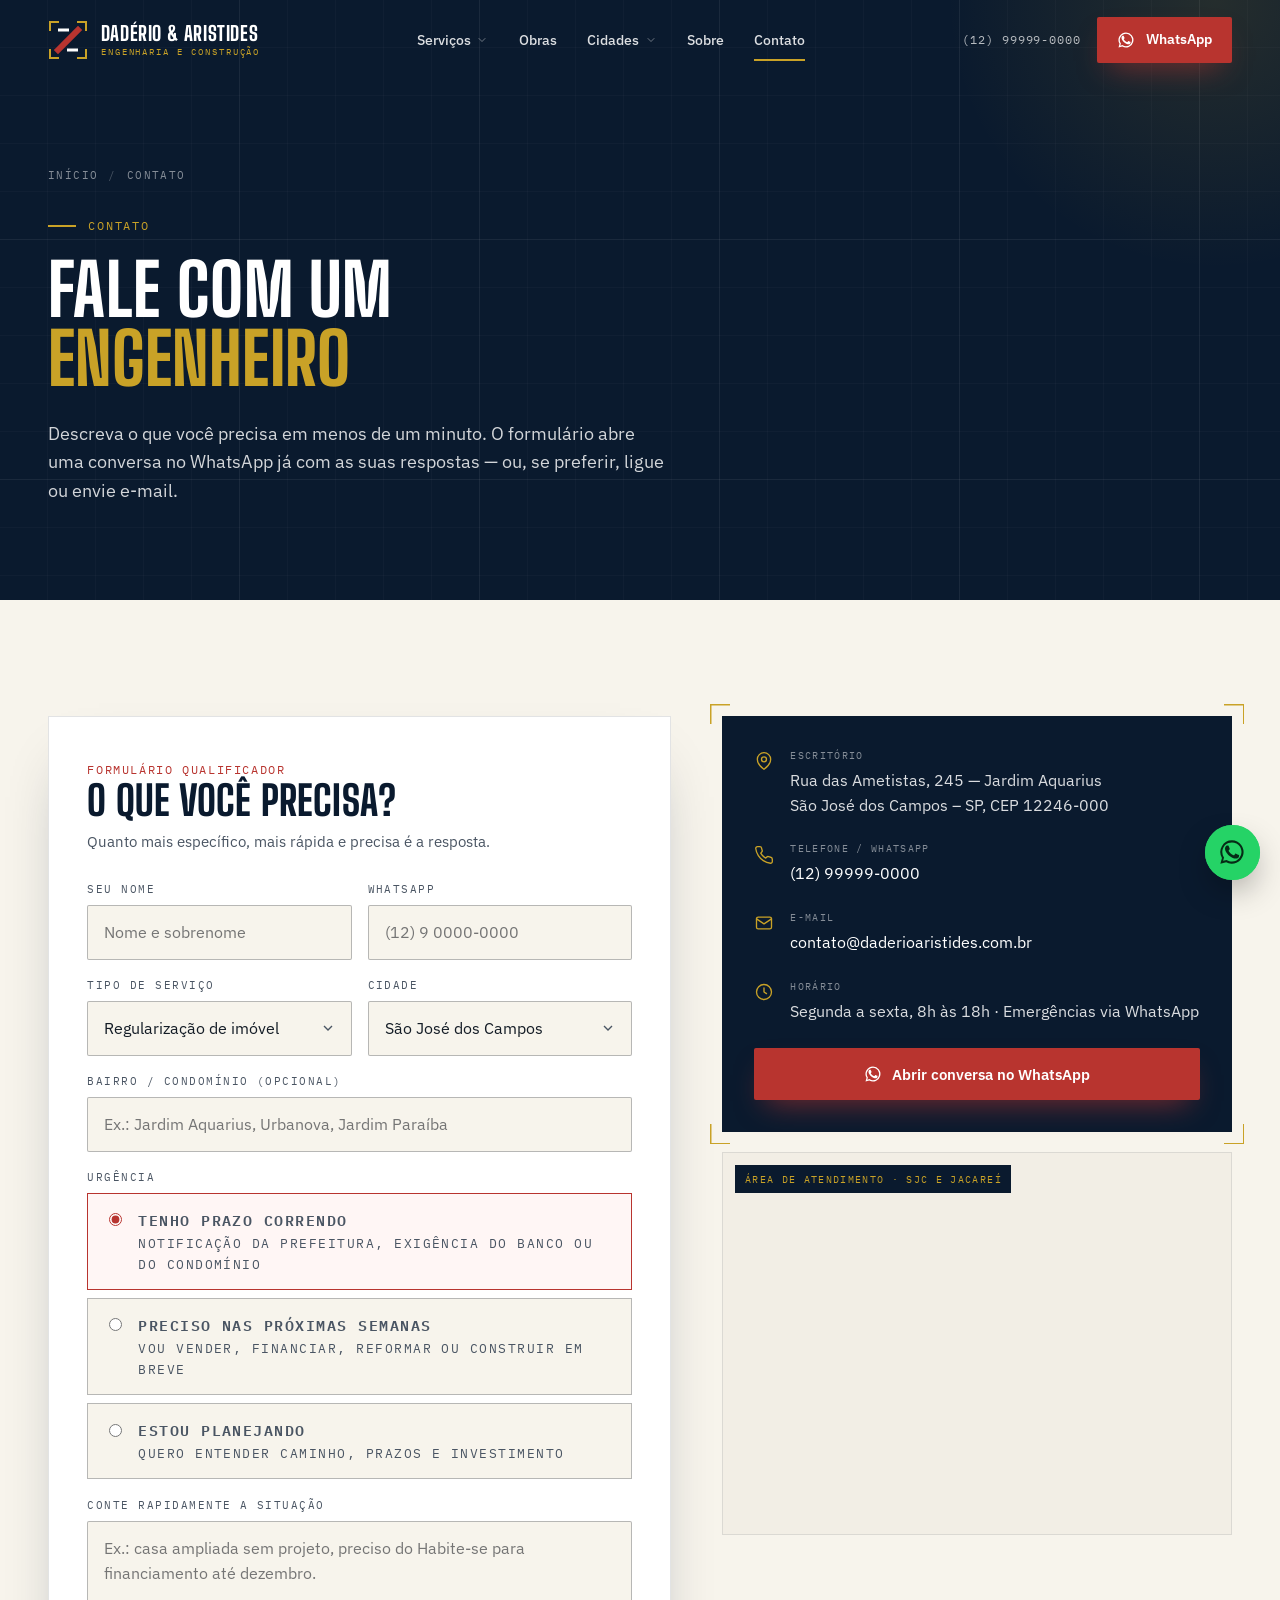
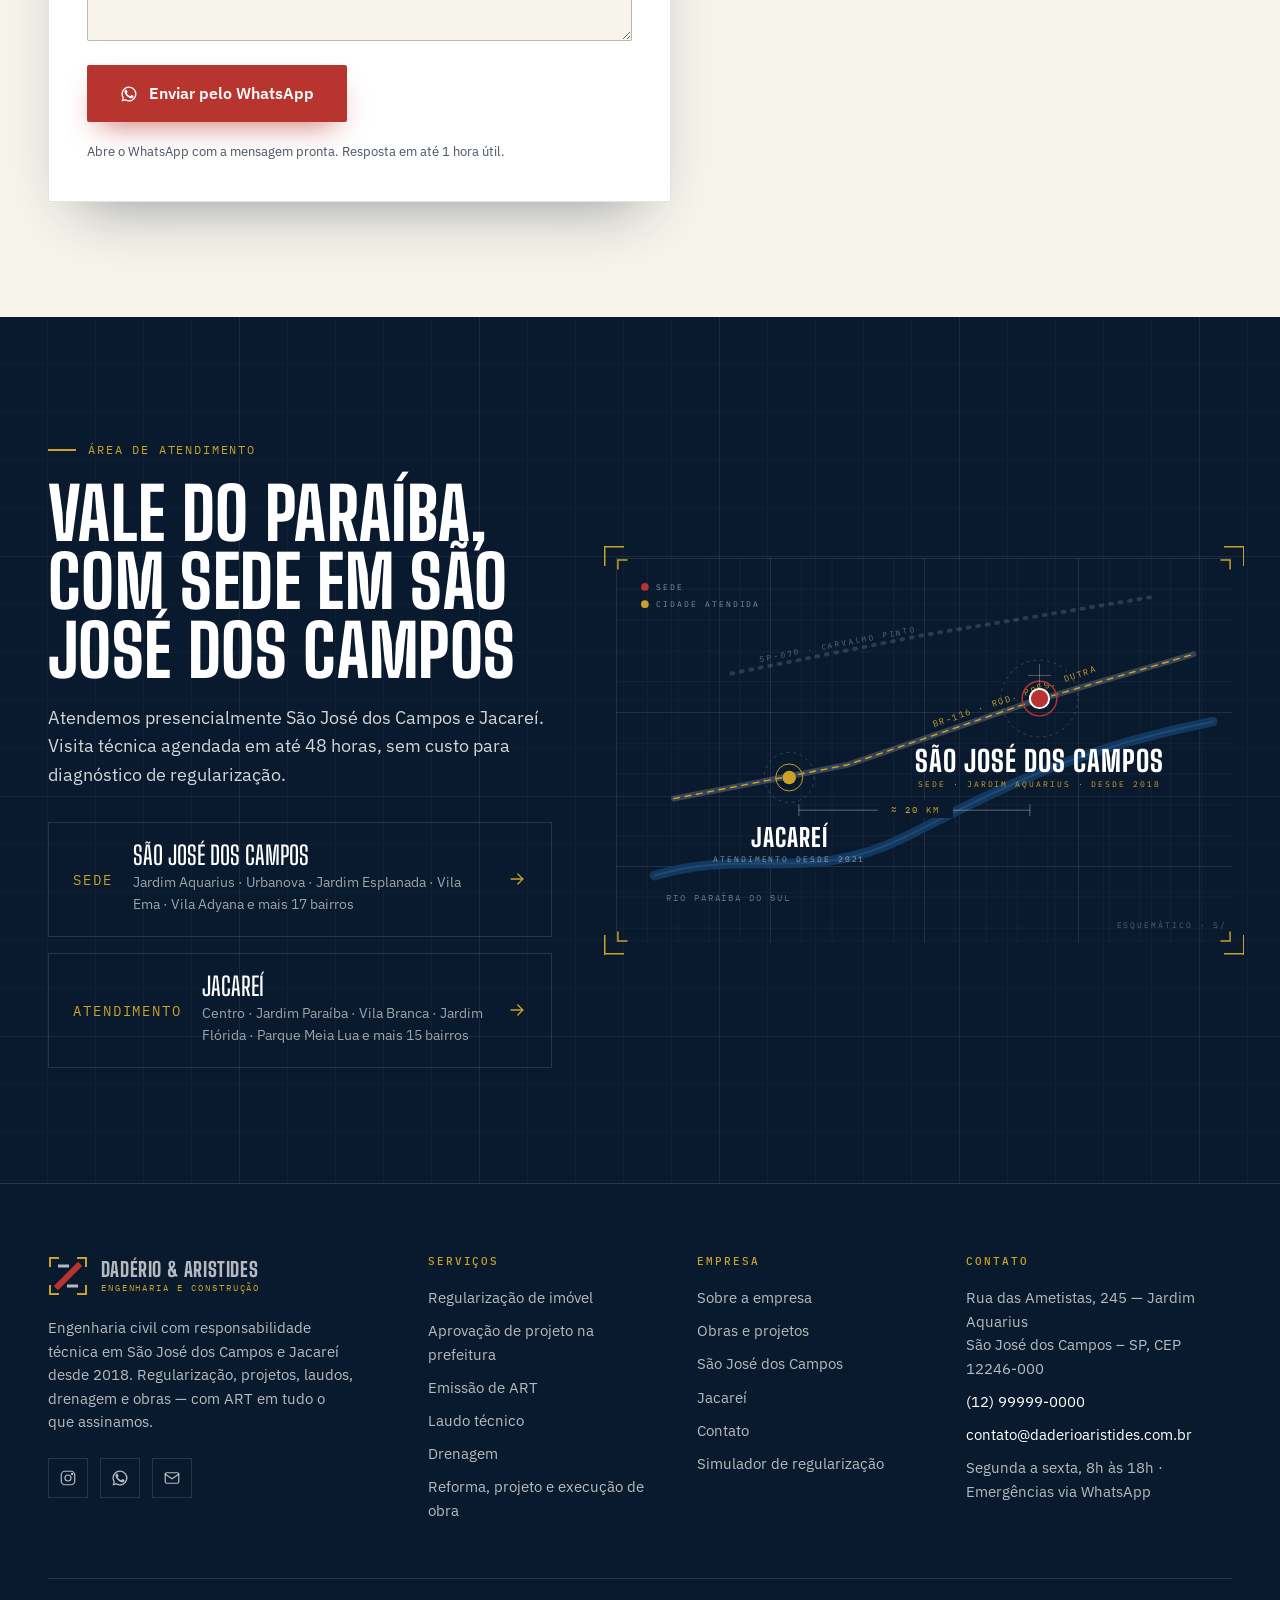
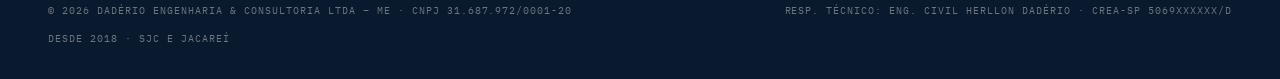
<file: contato.html>
<!DOCTYPE html>
<html lang="pt-BR" class="no-js">
<head>
  <meta charset="utf-8">
  <meta name="viewport" content="width=device-width, initial-scale=1">
  <title>Contato — Fale com um Engenheiro | Dadério &amp; Aristides</title>
  <meta name="description" content="Fale com a Dadério &amp; Aristides Engenharia: WhatsApp, telefone, e-mail e formulário qualificador. Atendimento em São José dos Campos e Jacareí, de segunda a sexta.">
  <link rel="canonical" href="https://www.daderioaristides.com.br/contato">
  <meta name="theme-color" content="#0a1a2e">
  <meta property="og:type" content="website">
  <meta property="og:locale" content="pt_BR">
  <meta property="og:site_name" content="Dadério &amp; Aristides Engenharia e Construção">
  <meta property="og:title" content="Contato — Fale com um Engenheiro | Dadério &amp; Aristides">
  <meta property="og:description" content="Fale com a Dadério &amp; Aristides Engenharia: WhatsApp, telefone, e-mail e formulário qualificador. Atendimento em São José dos Campos e Jacareí, de segunda a sexta.">
  <meta property="og:url" content="https://www.daderioaristides.com.br/contato">
  <meta property="og:image" content="https://www.daderioaristides.com.br/assets/img/og.jpg">
  <meta name="twitter:card" content="summary_large_image">
  <link rel="icon" href="assets/img/favicon.svg" type="image/svg+xml">
  <link rel="preconnect" href="https://fonts.googleapis.com">
  <link rel="preconnect" href="https://fonts.gstatic.com" crossorigin>
  <link rel="preconnect" href="https://images.unsplash.com">
  <link href="https://fonts.googleapis.com/css2?family=Big+Shoulders+Display:wght@700;800;900&family=IBM+Plex+Mono:wght@400;500&family=IBM+Plex+Sans:wght@400;500;600&display=swap" rel="stylesheet">
  <link rel="stylesheet" href="assets/css/style.css">
  <script type="application/ld+json">{"@context":"https://schema.org","@type":"ProfessionalService","@id":"https://www.daderioaristides.com.br/#organization","name":"Dadério & Aristides Engenharia e Construção","legalName":"Dadério Engenharia & Consultoria Ltda – ME","alternateName":"Dadério & Aristides","url":"https://www.daderioaristides.com.br/","telephone":"+5512999990000","email":"contato@daderioaristides.com.br","foundingDate":"2018-10-04","taxID":"31.687.972/0001-20","priceRange":"$$","image":"https://www.daderioaristides.com.br/assets/img/og.jpg","logo":"https://www.daderioaristides.com.br/assets/img/logo.svg","founder":{"@type":"Person","name":"Herllon Dadério","jobTitle":"Engenheiro Civil"},"address":{"@type":"PostalAddress","streetAddress":"Rua das Ametistas, 245 — Jardim Aquarius","addressLocality":"São José dos Campos","addressRegion":"SP","postalCode":"12246-000","addressCountry":"BR"},"geo":{"@type":"GeoCoordinates","latitude":-23.2088,"longitude":-45.9004},"areaServed":[{"@type":"City","name":"São José dos Campos"},{"@type":"City","name":"Jacareí"}],"openingHoursSpecification":[{"@type":"OpeningHoursSpecification","dayOfWeek":["Monday","Tuesday","Wednesday","Thursday","Friday"],"opens":"08:00","closes":"18:00"}],"sameAs":["https://www.instagram.com/"],"hasOfferCatalog":{"@type":"OfferCatalog","name":"Serviços de engenharia","itemListElement":[{"@type":"Offer","itemOffered":{"@type":"Service","name":"Regularização de imóvel","url":"https://www.daderioaristides.com.br/regularizacao-de-imovel"}},{"@type":"Offer","itemOffered":{"@type":"Service","name":"Aprovação de projeto na prefeitura","url":"https://www.daderioaristides.com.br/aprovacao-de-projeto-prefeitura"}},{"@type":"Offer","itemOffered":{"@type":"Service","name":"Emissão de ART","url":"https://www.daderioaristides.com.br/emissao-de-art"}},{"@type":"Offer","itemOffered":{"@type":"Service","name":"Laudo técnico","url":"https://www.daderioaristides.com.br/laudo-tecnico"}},{"@type":"Offer","itemOffered":{"@type":"Service","name":"Drenagem","url":"https://www.daderioaristides.com.br/drenagem"}},{"@type":"Offer","itemOffered":{"@type":"Service","name":"Reforma, projeto e execução de obra","url":"https://www.daderioaristides.com.br/reforma-e-obra"}}]}}</script>
  <script type="application/ld+json">{"@context":"https://schema.org","@type":"BreadcrumbList","itemListElement":[{"@type":"ListItem","position":1,"name":"Início","item":"https://www.daderioaristides.com.br/"},{"@type":"ListItem","position":2,"name":"Contato","item":"https://www.daderioaristides.com.br/contato"}]}</script>
  <!-- PROTÓTIPO PARA APRESENTAÇÃO COMERCIAL — dados de contato, depoimentos, números e CREA são FICTÍCIOS -->
  <!-- ENDEREÇO FICTÍCIO — SUBSTITUIR ANTES DE PUBLICAR -->
</head>
<body data-wa="5512999990000">
  <header class="header">
  <div class="container header__inner">
    <a class="brand" href="index.html" aria-label="Dadério &amp; Aristides Engenharia e Construção — início">
  <svg class="brand__mark" viewBox="0 0 40 40" aria-hidden="true">
  <path d="M2 11V2h9M29 2h9v9M38 29v9h-9M11 38H2v-9" fill="none" stroke="#c9a227" stroke-width="2"/>
  <path d="M10 30 30 10" stroke="#b8342f" stroke-width="6" stroke-linecap="square"/>
  <path d="M10 10h11M19 30h11" stroke="currentColor" stroke-width="3"/>
</svg>
  <span class="brand__text"><strong>Dadério &amp; Aristides</strong><small>Engenharia e Construção</small></span>
</a>
    <nav class="nav" id="nav" aria-label="Principal">
      <ul class="nav__list"><li class="nav__item nav__item--has-menu">
      <a class="nav__link" href="index.html#servicos" aria-haspopup="true">Serviços <svg viewBox="0 0 24 24" fill="none" stroke="currentColor" stroke-width="1.6" stroke-linecap="round" stroke-linejoin="round" aria-hidden="true"><path d="m6 9 6 6 6-6"/></svg></a>
      <ul class="nav__menu">
        <li><a href="regularizacao-de-imovel.html"><span class="mono">01</span>Regularização de imóvel</a></li><li><a href="aprovacao-de-projeto-prefeitura.html"><span class="mono">02</span>Aprovação de projeto na prefeitura</a></li><li><a href="emissao-de-art.html"><span class="mono">03</span>Emissão de ART</a></li><li><a href="laudo-tecnico.html"><span class="mono">04</span>Laudo técnico</a></li><li><a href="drenagem.html"><span class="mono">05</span>Drenagem</a></li><li><a href="reforma-e-obra.html"><span class="mono">06</span>Reforma, projeto e execução de obra</a></li>
      </ul>
    </li><li class="nav__item"><a class="nav__link" href="obras.html">Obras</a></li><li class="nav__item nav__item--has-menu">
      <a class="nav__link" href="sao-jose-dos-campos.html" aria-haspopup="true">Cidades <svg viewBox="0 0 24 24" fill="none" stroke="currentColor" stroke-width="1.6" stroke-linecap="round" stroke-linejoin="round" aria-hidden="true"><path d="m6 9 6 6 6-6"/></svg></a>
      <ul class="nav__menu">
        <li><a href="sao-jose-dos-campos.html">São José dos Campos</a></li><li><a href="jacarei.html">Jacareí</a></li>
      </ul>
    </li><li class="nav__item"><a class="nav__link" href="sobre.html">Sobre</a></li><li class="nav__item"><a class="nav__link" href="contato.html">Contato</a></li></ul>
      <div class="nav__mobile-cta">
        <a class="btn btn--primary" href="https://wa.me/5512999990000?text=Ol%C3%A1!%20Vim%20pelo%20site%20da%20Dad%C3%A9rio%20%26%20Aristides%20e%20quero%20falar%20com%20um%20engenheiro." target="_blank" rel="noopener"><svg viewBox="0 0 24 24" fill="currentColor" aria-hidden="true"><path d="M17.5 14.4c-.3-.1-1.8-.9-2-1-.3-.1-.5-.1-.7.1-.2.3-.8 1-.9 1.2-.2.2-.3.2-.6.1-.3-.1-1.3-.5-2.4-1.5-.9-.8-1.5-1.8-1.7-2.1-.2-.3 0-.5.1-.6l.4-.5c.1-.2.2-.3.3-.5.1-.2 0-.4 0-.5l-.9-2.2c-.2-.6-.5-.5-.7-.5h-.6c-.2 0-.5.1-.8.4-.3.3-1 1-1 2.5s1.1 2.9 1.2 3.1c.1.2 2.1 3.2 5.1 4.5.7.3 1.3.5 1.7.6.7.2 1.4.2 1.9.1.6-.1 1.8-.7 2-1.4.2-.7.2-1.3.2-1.4-.1-.2-.3-.3-.6-.4zM12 2a10 10 0 0 0-8.6 15.1L2 22l5-1.3A10 10 0 1 0 12 2zm0 18.2c-1.5 0-3-.4-4.3-1.2l-.3-.2-3 .8.8-2.9-.2-.3A8.2 8.2 0 1 1 12 20.2z"/></svg> Falar no WhatsApp</a>
        <a class="btn btn--ghost" href="tel:+5512999990000"><svg viewBox="0 0 24 24" fill="none" stroke="currentColor" stroke-width="1.6" stroke-linecap="round" stroke-linejoin="round" aria-hidden="true"><path d="M22 16.9v3a2 2 0 0 1-2.2 2 19.8 19.8 0 0 1-8.6-3.1 19.5 19.5 0 0 1-6-6A19.8 19.8 0 0 1 2.1 4.2 2 2 0 0 1 4.1 2h3a2 2 0 0 1 2 1.7c.1.9.4 1.8.7 2.6a2 2 0 0 1-.5 2.1L8.1 9.7a16 16 0 0 0 6 6l1.3-1.3a2 2 0 0 1 2.1-.4c.8.3 1.7.5 2.6.7a2 2 0 0 1 1.7 2z"/></svg> (12) 99999-0000</a>
      </div>
    </nav>
    <div class="header__cta">
      <a class="header__phone" href="tel:+5512999990000">(12) 99999-0000</a>
      <a class="btn btn--primary" href="https://wa.me/5512999990000?text=Ol%C3%A1!%20Vim%20pelo%20site%20da%20Dad%C3%A9rio%20%26%20Aristides%20e%20quero%20falar%20com%20um%20engenheiro." target="_blank" rel="noopener"><svg viewBox="0 0 24 24" fill="currentColor" aria-hidden="true"><path d="M17.5 14.4c-.3-.1-1.8-.9-2-1-.3-.1-.5-.1-.7.1-.2.3-.8 1-.9 1.2-.2.2-.3.2-.6.1-.3-.1-1.3-.5-2.4-1.5-.9-.8-1.5-1.8-1.7-2.1-.2-.3 0-.5.1-.6l.4-.5c.1-.2.2-.3.3-.5.1-.2 0-.4 0-.5l-.9-2.2c-.2-.6-.5-.5-.7-.5h-.6c-.2 0-.5.1-.8.4-.3.3-1 1-1 2.5s1.1 2.9 1.2 3.1c.1.2 2.1 3.2 5.1 4.5.7.3 1.3.5 1.7.6.7.2 1.4.2 1.9.1.6-.1 1.8-.7 2-1.4.2-.7.2-1.3.2-1.4-.1-.2-.3-.3-.6-.4zM12 2a10 10 0 0 0-8.6 15.1L2 22l5-1.3A10 10 0 1 0 12 2zm0 18.2c-1.5 0-3-.4-4.3-1.2l-.3-.2-3 .8.8-2.9-.2-.3A8.2 8.2 0 1 1 12 20.2z"/></svg> WhatsApp</a>
    </div>
    <button class="burger" aria-label="Abrir menu" aria-expanded="false" aria-controls="nav"><span></span><span></span><span></span></button>
  </div>
</header>
  <main id="conteudo">

  
  <section class="page-hero dark blueprint">
    <div class="container">
      <div class="page-hero__grid page-hero--simple">
        <div>
          <ol class="breadcrumb"><li><a href="index.html">Início</a></li><li aria-current="page">Contato</li></ol>
          <span class="eyebrow">Contato</span>
          <h1 class="display-l">Fale com um <span style="color:var(--gold)">engenheiro</span></h1>
          <p class="lead page-hero__lead">Descreva o que você precisa em menos de um minuto. O formulário abre uma conversa no WhatsApp já com as suas respostas — ou, se preferir, ligue ou envie e-mail.</p>
          
          
        </div>
        
      </div>
    </div>
  </section>

  <section class="section">
    <div class="container contact">
      <form class="form reveal" id="contato-form" novalidate>
        <div class="form__head">
          <span class="mono text-red">Formulário qualificador</span>
          <h2 class="display-m">O que você precisa?</h2>
          <p>Quanto mais específico, mais rápida e precisa é a resposta.</p>
        </div>
        <div class="field--row">
          <div class="field"><label for="c-nome">Seu nome</label><input id="c-nome" name="nome" type="text" autocomplete="name" required placeholder="Nome e sobrenome"></div>
          <div class="field"><label for="c-tel">WhatsApp</label><input id="c-tel" name="telefone" type="tel" autocomplete="tel" inputmode="tel" placeholder="(12) 9 0000-0000"></div>
        </div>
        <div class="field--row">
          <div class="field"><label for="c-serv">Tipo de serviço</label><select id="c-serv" name="servico"><option>Regularização de imóvel</option><option>Aprovação de projeto na prefeitura</option><option>Emissão de ART</option><option>Laudo técnico</option><option>Drenagem</option><option>Reforma, projeto e execução de obra</option><option>Ainda não sei — preciso de orientação</option></select></div>
          <div class="field"><label for="c-cid">Cidade</label><select id="c-cid" name="cidade"><option>São José dos Campos</option><option>Jacareí</option><option>Outra cidade da região</option></select></div>
        </div>
        <div class="field"><label for="c-bairro">Bairro / condomínio (opcional)</label><input id="c-bairro" name="bairro" type="text" placeholder="Ex.: Jardim Aquarius, Urbanova, Jardim Paraíba"></div>
        <div class="field">
          <span class="mono">Urgência</span>
          <div class="radio-group">
            <label class="radio"><input type="radio" name="urgencia" value="Tenho prazo da prefeitura, banco ou condomínio" checked><div><strong>Tenho prazo correndo</strong><span>Notificação da prefeitura, exigência do banco ou do condomínio</span></div></label>
            <label class="radio"><input type="radio" name="urgencia" value="Preciso nas próximas semanas"><div><strong>Preciso nas próximas semanas</strong><span>Vou vender, financiar, reformar ou construir em breve</span></div></label>
            <label class="radio"><input type="radio" name="urgencia" value="Estou planejando"><div><strong>Estou planejando</strong><span>Quero entender caminho, prazos e investimento</span></div></label>
          </div>
        </div>
        <div class="field"><label for="c-msg">Conte rapidamente a situação</label><textarea id="c-msg" name="mensagem" placeholder="Ex.: casa ampliada sem projeto, preciso do Habite-se para financiamento até dezembro."></textarea></div>
        <div class="form__foot">
          <button class="btn btn--primary btn--lg" type="submit"><svg viewBox="0 0 24 24" fill="currentColor" aria-hidden="true"><path d="M17.5 14.4c-.3-.1-1.8-.9-2-1-.3-.1-.5-.1-.7.1-.2.3-.8 1-.9 1.2-.2.2-.3.2-.6.1-.3-.1-1.3-.5-2.4-1.5-.9-.8-1.5-1.8-1.7-2.1-.2-.3 0-.5.1-.6l.4-.5c.1-.2.2-.3.3-.5.1-.2 0-.4 0-.5l-.9-2.2c-.2-.6-.5-.5-.7-.5h-.6c-.2 0-.5.1-.8.4-.3.3-1 1-1 2.5s1.1 2.9 1.2 3.1c.1.2 2.1 3.2 5.1 4.5.7.3 1.3.5 1.7.6.7.2 1.4.2 1.9.1.6-.1 1.8-.7 2-1.4.2-.7.2-1.3.2-1.4-.1-.2-.3-.3-.6-.4zM12 2a10 10 0 0 0-8.6 15.1L2 22l5-1.3A10 10 0 1 0 12 2zm0 18.2c-1.5 0-3-.4-4.3-1.2l-.3-.2-3 .8.8-2.9-.2-.3A8.2 8.2 0 1 1 12 20.2z"/></svg> Enviar pelo WhatsApp</button>
          <small>Abre o WhatsApp com a mensagem pronta. Resposta em até 1 hora útil.</small>
        </div>
        <div class="form__ok" id="contato-ok">Mensagem montada! Se o WhatsApp não abriu automaticamente, <a href="https://wa.me/5512999990000?text=Ol%C3%A1!%20Vim%20pelo%20site%20da%20Dad%C3%A9rio%20%26%20Aristides%20e%20quero%20falar%20com%20um%20engenheiro." target="_blank" rel="noopener">clique aqui</a> ou ligue para (12) 99999-0000.</div>
      </form>

      <div class="info reveal" data-delay="2">
        <div class="info__card corners blueprint">
          <!-- ENDEREÇO FICTÍCIO — SUBSTITUIR ANTES DE PUBLICAR -->
          <div class="info__row"><svg viewBox="0 0 24 24" fill="none" stroke="currentColor" stroke-width="1.6" stroke-linecap="round" stroke-linejoin="round" aria-hidden="true"><path d="M20 10c0 6-8 12-8 12s-8-6-8-12a8 8 0 0 1 16 0z"/><circle cx="12" cy="10" r="3"/></svg><div><span class="mono">Escritório</span><p>Rua das Ametistas, 245 — Jardim Aquarius<br>São José dos Campos – SP, CEP 12246-000</p></div></div>
          <div class="info__row"><svg viewBox="0 0 24 24" fill="none" stroke="currentColor" stroke-width="1.6" stroke-linecap="round" stroke-linejoin="round" aria-hidden="true"><path d="M22 16.9v3a2 2 0 0 1-2.2 2 19.8 19.8 0 0 1-8.6-3.1 19.5 19.5 0 0 1-6-6A19.8 19.8 0 0 1 2.1 4.2 2 2 0 0 1 4.1 2h3a2 2 0 0 1 2 1.7c.1.9.4 1.8.7 2.6a2 2 0 0 1-.5 2.1L8.1 9.7a16 16 0 0 0 6 6l1.3-1.3a2 2 0 0 1 2.1-.4c.8.3 1.7.5 2.6.7a2 2 0 0 1 1.7 2z"/></svg><div><span class="mono">Telefone / WhatsApp</span><p><a href="tel:+5512999990000">(12) 99999-0000</a></p></div></div>
          <div class="info__row"><svg viewBox="0 0 24 24" fill="none" stroke="currentColor" stroke-width="1.6" stroke-linecap="round" stroke-linejoin="round" aria-hidden="true"><rect x="3" y="5" width="18" height="14" rx="2"/><path d="m3 7 9 6 9-6"/></svg><div><span class="mono">E-mail</span><p><a href="mailto:contato@daderioaristides.com.br">contato@daderioaristides.com.br</a></p></div></div>
          <div class="info__row"><svg viewBox="0 0 24 24" fill="none" stroke="currentColor" stroke-width="1.6" stroke-linecap="round" stroke-linejoin="round" aria-hidden="true"><circle cx="12" cy="12" r="9"/><path d="M12 7v5l3 2"/></svg><div><span class="mono">Horário</span><p>Segunda a sexta, 8h às 18h · Emergências via WhatsApp</p></div></div>
          <a class="btn btn--primary btn--block" href="https://wa.me/5512999990000?text=Ol%C3%A1!%20Vim%20pelo%20site%20da%20Dad%C3%A9rio%20%26%20Aristides%20e%20quero%20falar%20com%20um%20engenheiro." target="_blank" rel="noopener"><svg viewBox="0 0 24 24" fill="currentColor" aria-hidden="true"><path d="M17.5 14.4c-.3-.1-1.8-.9-2-1-.3-.1-.5-.1-.7.1-.2.3-.8 1-.9 1.2-.2.2-.3.2-.6.1-.3-.1-1.3-.5-2.4-1.5-.9-.8-1.5-1.8-1.7-2.1-.2-.3 0-.5.1-.6l.4-.5c.1-.2.2-.3.3-.5.1-.2 0-.4 0-.5l-.9-2.2c-.2-.6-.5-.5-.7-.5h-.6c-.2 0-.5.1-.8.4-.3.3-1 1-1 2.5s1.1 2.9 1.2 3.1c.1.2 2.1 3.2 5.1 4.5.7.3 1.3.5 1.7.6.7.2 1.4.2 1.9.1.6-.1 1.8-.7 2-1.4.2-.7.2-1.3.2-1.4-.1-.2-.3-.3-.6-.4zM12 2a10 10 0 0 0-8.6 15.1L2 22l5-1.3A10 10 0 1 0 12 2zm0 18.2c-1.5 0-3-.4-4.3-1.2l-.3-.2-3 .8.8-2.9-.2-.3A8.2 8.2 0 1 1 12 20.2z"/></svg> Abrir conversa no WhatsApp</a>
        </div>
        <div class="map-wrap">
          <span class="mono">Área de atendimento · SJC e Jacareí</span>
          <iframe class="map" title="Mapa — São José dos Campos e Jacareí" loading="lazy" referrerpolicy="no-referrer-when-downgrade" src="https://www.google.com/maps?q=S%C3%A3o+Jos%C3%A9+dos+Campos,+SP&z=11&output=embed"></iframe>
        </div>
      </div>
    </div>
  </section>

  
  <section class="section dark blueprint" id="area">
    <div class="container area">
      <div class="reveal">
        <span class="eyebrow">Área de atendimento</span>
        <h2 class="display-l">Vale do Paraíba, com sede em São José dos Campos</h2>
        <p class="lead" style="margin-top:1.25rem">Atendemos presencialmente São José dos Campos e Jacareí. Visita técnica agendada em até 48 horas, sem custo para diagnóstico de regularização.</p>
        <div class="area__list">
          <a class="area__city" href="sao-jose-dos-campos.html"><span class="mono">Sede</span><div><strong>São José dos Campos</strong><span>Jardim Aquarius · Urbanova · Jardim Esplanada · Vila Ema · Vila Adyana e mais 17 bairros</span></div><svg viewBox="0 0 24 24" fill="none" stroke="currentColor" stroke-width="1.6" stroke-linecap="round" stroke-linejoin="round" aria-hidden="true"><path d="M5 12h14"/><path d="m13 6 6 6-6 6"/></svg></a><a class="area__city" href="jacarei.html"><span class="mono">Atendimento</span><div><strong>Jacareí</strong><span>Centro · Jardim Paraíba · Vila Branca · Jardim Flórida · Parque Meia Lua e mais 15 bairros</span></div><svg viewBox="0 0 24 24" fill="none" stroke="currentColor" stroke-width="1.6" stroke-linecap="round" stroke-linejoin="round" aria-hidden="true"><path d="M5 12h14"/><path d="m13 6 6 6-6 6"/></svg></a>
        </div>
      </div>
      <div class="area__map corners reveal" data-delay="2">
  <svg viewBox="0 0 640 400" role="img" aria-label="Área de atendimento: São José dos Campos e Jacareí, ligadas pela Rodovia Presidente Dutra">
    <defs>
      <pattern id="grid" width="32" height="32" patternUnits="userSpaceOnUse"><path d="M32 0H0v32" fill="none" stroke="rgba(255,255,255,.07)" stroke-width="1"/></pattern>
      <pattern id="grid-lg" width="160" height="160" patternUnits="userSpaceOnUse"><path d="M160 0H0v160" fill="none" stroke="rgba(255,255,255,.12)" stroke-width="1"/></pattern>
    </defs>
    <rect width="640" height="400" fill="url(#grid)"/>
    <rect width="640" height="400" fill="url(#grid-lg)"/>
    <path d="M2 12V2h10M628 2h10v10M638 388v10h-10M12 398H2v-10" fill="none" stroke="#c9a227" stroke-width="1.5"/>
    <!-- Rio Paraíba do Sul (estilizado) -->
    <path d="M40 330 C 140 300, 200 340, 300 290 S 470 200, 620 170" fill="none" stroke="#163b63" stroke-width="10" stroke-linecap="round" opacity=".9"/>
    <path d="M40 330 C 140 300, 200 340, 300 290 S 470 200, 620 170" fill="none" stroke="#1f4f84" stroke-width="2" stroke-linecap="round" opacity=".8"/>
    <text x="52" y="356" font-family="IBM Plex Mono, monospace" font-size="9" letter-spacing="2" fill="rgba(255,255,255,.35)">RIO PARAÍBA DO SUL</text>
    <!-- Rod. Pres. Dutra -->
    <path d="M60 250 L 240 215 L 430 150 L 600 100" fill="none" stroke="rgba(255,255,255,.18)" stroke-width="6" stroke-linecap="round"/>
    <path class="road" d="M60 250 L 240 215 L 430 150 L 600 100" fill="none" stroke="#c9a227" stroke-width="1.5" stroke-linecap="round"/>
    <text x="330" y="176" font-family="IBM Plex Mono, monospace" font-size="9" letter-spacing="2" fill="#c9a227" transform="rotate(-19 330 176)">BR-116 · ROD. PRES. DUTRA</text>
    <!-- Carvalho Pinto -->
    <path d="M120 120 L 320 80 L 560 40" fill="none" stroke="rgba(255,255,255,.14)" stroke-width="4" stroke-linecap="round" stroke-dasharray="2 8"/>
    <text x="150" y="108" font-family="IBM Plex Mono, monospace" font-size="8" letter-spacing="2" fill="rgba(255,255,255,.35)" transform="rotate(-11 150 108)">SP-070 · CARVALHO PINTO</text>
    <!-- cota de distância -->
    <path d="M190 262 L 430 262" stroke="rgba(255,255,255,.35)" stroke-width="1"/>
    <path d="M190 256v12M430 256v12" stroke="rgba(255,255,255,.35)" stroke-width="1"/>
    <rect x="272" y="252" width="78" height="18" fill="#0a1a2e"/>
    <text x="311" y="265" text-anchor="middle" font-family="IBM Plex Mono, monospace" font-size="9" letter-spacing="2" fill="#c9a227">≈ 20 KM</text>
    <!-- Jacareí -->
    <g>
      <circle class="pulse-dot" cx="180" cy="228" r="14" fill="none" stroke="#c9a227" stroke-width="1"/>
      <circle cx="180" cy="228" r="26" fill="none" stroke="rgba(255,255,255,.18)" stroke-width="1" stroke-dasharray="3 4"/>
      <circle cx="180" cy="228" r="7" fill="#c9a227"/>
      <text x="180" y="300" text-anchor="middle" font-family="Big Shoulders Display, Impact, sans-serif" font-weight="800" font-size="26" fill="#fff" letter-spacing="1">JACAREÍ</text>
      <text x="180" y="316" text-anchor="middle" font-family="IBM Plex Mono, monospace" font-size="8" letter-spacing="2" fill="rgba(255,255,255,.5)">ATENDIMENTO DESDE 2021</text>
    </g>
    <!-- São José dos Campos (sede) -->
    <g>
      <circle class="pulse-dot" cx="440" cy="146" r="18" fill="none" stroke="#b8342f" stroke-width="1.5"/>
      <circle cx="440" cy="146" r="40" fill="none" stroke="rgba(255,255,255,.18)" stroke-width="1" stroke-dasharray="3 4"/>
      <circle cx="440" cy="146" r="10" fill="#b8342f" stroke="#fff" stroke-width="2"/>
      <path d="M428 122h24M440 110v24" stroke="rgba(255,255,255,.3)" stroke-width="1"/>
      <text x="440" y="222" text-anchor="middle" font-family="Big Shoulders Display, Impact, sans-serif" font-weight="800" font-size="30" fill="#fff" letter-spacing="1">SÃO JOSÉ DOS CAMPOS</text>
      <text x="440" y="238" text-anchor="middle" font-family="IBM Plex Mono, monospace" font-size="8" letter-spacing="2" fill="#c9a227">SEDE · JARDIM AQUARIUS · DESDE 2018</text>
    </g>
    <!-- legenda -->
    <g font-family="IBM Plex Mono, monospace" font-size="8" letter-spacing="2" fill="rgba(255,255,255,.5)">
      <circle cx="30" cy="30" r="4" fill="#b8342f"/><text x="42" y="33">SEDE</text>
      <circle cx="30" cy="48" r="4" fill="#c9a227"/><text x="42" y="51">CIDADE ATENDIDA</text>
      <text x="520" y="384" fill="rgba(255,255,255,.3)">ESQUEMÁTICO · S/ ESCALA</text>
    </g>
  </svg></div>
    </div>
  </section>
  
  </main>
  <footer class="footer">
  <div class="container">
    <div class="footer__grid">
      <div class="footer__about">
        <div class="brand">
  <svg class="brand__mark" viewBox="0 0 40 40" aria-hidden="true">
  <path d="M2 11V2h9M29 2h9v9M38 29v9h-9M11 38H2v-9" fill="none" stroke="#c9a227" stroke-width="2"/>
  <path d="M10 30 30 10" stroke="#b8342f" stroke-width="6" stroke-linecap="square"/>
  <path d="M10 10h11M19 30h11" stroke="currentColor" stroke-width="3"/>
</svg>
  <span class="brand__text"><strong>Dadério &amp; Aristides</strong><small>Engenharia e Construção</small></span>
</div>
        <p>Engenharia civil com responsabilidade técnica em São José dos Campos e Jacareí desde 2018. Regularização, projetos, laudos, drenagem e obras — com ART em tudo o que assinamos.</p>
        <div class="footer__social">
          <a href="https://www.instagram.com/" target="_blank" rel="noopener" aria-label="Instagram"><svg viewBox="0 0 24 24" fill="none" stroke="currentColor" stroke-width="1.6" stroke-linecap="round" stroke-linejoin="round" aria-hidden="true"><rect x="3" y="3" width="18" height="18" rx="5"/><circle cx="12" cy="12" r="4"/><circle cx="17.5" cy="6.5" r="0.8" fill="currentColor"/></svg></a>
          <a href="https://wa.me/5512999990000?text=Ol%C3%A1!%20Vim%20pelo%20site%20da%20Dad%C3%A9rio%20%26%20Aristides%20e%20quero%20falar%20com%20um%20engenheiro." target="_blank" rel="noopener" aria-label="WhatsApp"><svg viewBox="0 0 24 24" fill="currentColor" aria-hidden="true"><path d="M17.5 14.4c-.3-.1-1.8-.9-2-1-.3-.1-.5-.1-.7.1-.2.3-.8 1-.9 1.2-.2.2-.3.2-.6.1-.3-.1-1.3-.5-2.4-1.5-.9-.8-1.5-1.8-1.7-2.1-.2-.3 0-.5.1-.6l.4-.5c.1-.2.2-.3.3-.5.1-.2 0-.4 0-.5l-.9-2.2c-.2-.6-.5-.5-.7-.5h-.6c-.2 0-.5.1-.8.4-.3.3-1 1-1 2.5s1.1 2.9 1.2 3.1c.1.2 2.1 3.2 5.1 4.5.7.3 1.3.5 1.7.6.7.2 1.4.2 1.9.1.6-.1 1.8-.7 2-1.4.2-.7.2-1.3.2-1.4-.1-.2-.3-.3-.6-.4zM12 2a10 10 0 0 0-8.6 15.1L2 22l5-1.3A10 10 0 1 0 12 2zm0 18.2c-1.5 0-3-.4-4.3-1.2l-.3-.2-3 .8.8-2.9-.2-.3A8.2 8.2 0 1 1 12 20.2z"/></svg></a>
          <a href="mailto:contato@daderioaristides.com.br" aria-label="E-mail"><svg viewBox="0 0 24 24" fill="none" stroke="currentColor" stroke-width="1.6" stroke-linecap="round" stroke-linejoin="round" aria-hidden="true"><rect x="3" y="5" width="18" height="14" rx="2"/><path d="m3 7 9 6 9-6"/></svg></a>
        </div>
      </div>
      <div>
        <h4>Serviços</h4>
        <ul><li><a href="regularizacao-de-imovel.html">Regularização de imóvel</a></li><li><a href="aprovacao-de-projeto-prefeitura.html">Aprovação de projeto na prefeitura</a></li><li><a href="emissao-de-art.html">Emissão de ART</a></li><li><a href="laudo-tecnico.html">Laudo técnico</a></li><li><a href="drenagem.html">Drenagem</a></li><li><a href="reforma-e-obra.html">Reforma, projeto e execução de obra</a></li></ul>
      </div>
      <div>
        <h4>Empresa</h4>
        <ul>
          <li><a href="sobre.html">Sobre a empresa</a></li>
          <li><a href="obras.html">Obras e projetos</a></li>
          <li><a href="sao-jose-dos-campos.html">São José dos Campos</a></li><li><a href="jacarei.html">Jacareí</a></li>
          <li><a href="contato.html">Contato</a></li>
          <li><a href="index.html#simulador">Simulador de regularização</a></li>
        </ul>
      </div>
      <div>
        <h4>Contato</h4>
        <!-- ENDEREÇO FICTÍCIO — SUBSTITUIR ANTES DE PUBLICAR -->
        <address>
          <span>Rua das Ametistas, 245 — Jardim Aquarius<br>São José dos Campos – SP, CEP 12246-000</span>
          <a href="tel:+5512999990000">(12) 99999-0000</a>
          <a href="mailto:contato@daderioaristides.com.br">contato@daderioaristides.com.br</a>
          <span>Segunda a sexta, 8h às 18h · Emergências via WhatsApp</span>
        </address>
      </div>
    </div>
    <div class="footer__bottom">
      <span>© 2026 Dadério Engenharia &amp; Consultoria Ltda – ME · CNPJ 31.687.972/0001-20</span>
      <span>Resp. técnico: Eng. Civil Herllon Dadério · CREA-SP 5069xxxxxx/D</span>
      <span>Desde 2018 · SJC e Jacareí</span>
    </div>
  </div>
</footer>
<a class="wa-float" href="https://wa.me/5512999990000?text=Ol%C3%A1!%20Vim%20pelo%20site%20da%20Dad%C3%A9rio%20%26%20Aristides%20e%20quero%20falar%20com%20um%20engenheiro." target="_blank" rel="noopener" aria-label="Falar com um engenheiro no WhatsApp"><svg viewBox="0 0 24 24" fill="currentColor" aria-hidden="true"><path d="M17.5 14.4c-.3-.1-1.8-.9-2-1-.3-.1-.5-.1-.7.1-.2.3-.8 1-.9 1.2-.2.2-.3.2-.6.1-.3-.1-1.3-.5-2.4-1.5-.9-.8-1.5-1.8-1.7-2.1-.2-.3 0-.5.1-.6l.4-.5c.1-.2.2-.3.3-.5.1-.2 0-.4 0-.5l-.9-2.2c-.2-.6-.5-.5-.7-.5h-.6c-.2 0-.5.1-.8.4-.3.3-1 1-1 2.5s1.1 2.9 1.2 3.1c.1.2 2.1 3.2 5.1 4.5.7.3 1.3.5 1.7.6.7.2 1.4.2 1.9.1.6-.1 1.8-.7 2-1.4.2-.7.2-1.3.2-1.4-.1-.2-.3-.3-.6-.4zM12 2a10 10 0 0 0-8.6 15.1L2 22l5-1.3A10 10 0 1 0 12 2zm0 18.2c-1.5 0-3-.4-4.3-1.2l-.3-.2-3 .8.8-2.9-.2-.3A8.2 8.2 0 1 1 12 20.2z"/></svg><span>Falar com um engenheiro</span></a>
  <script src="assets/js/main.js" defer></script>
</body>
</html>
</file>
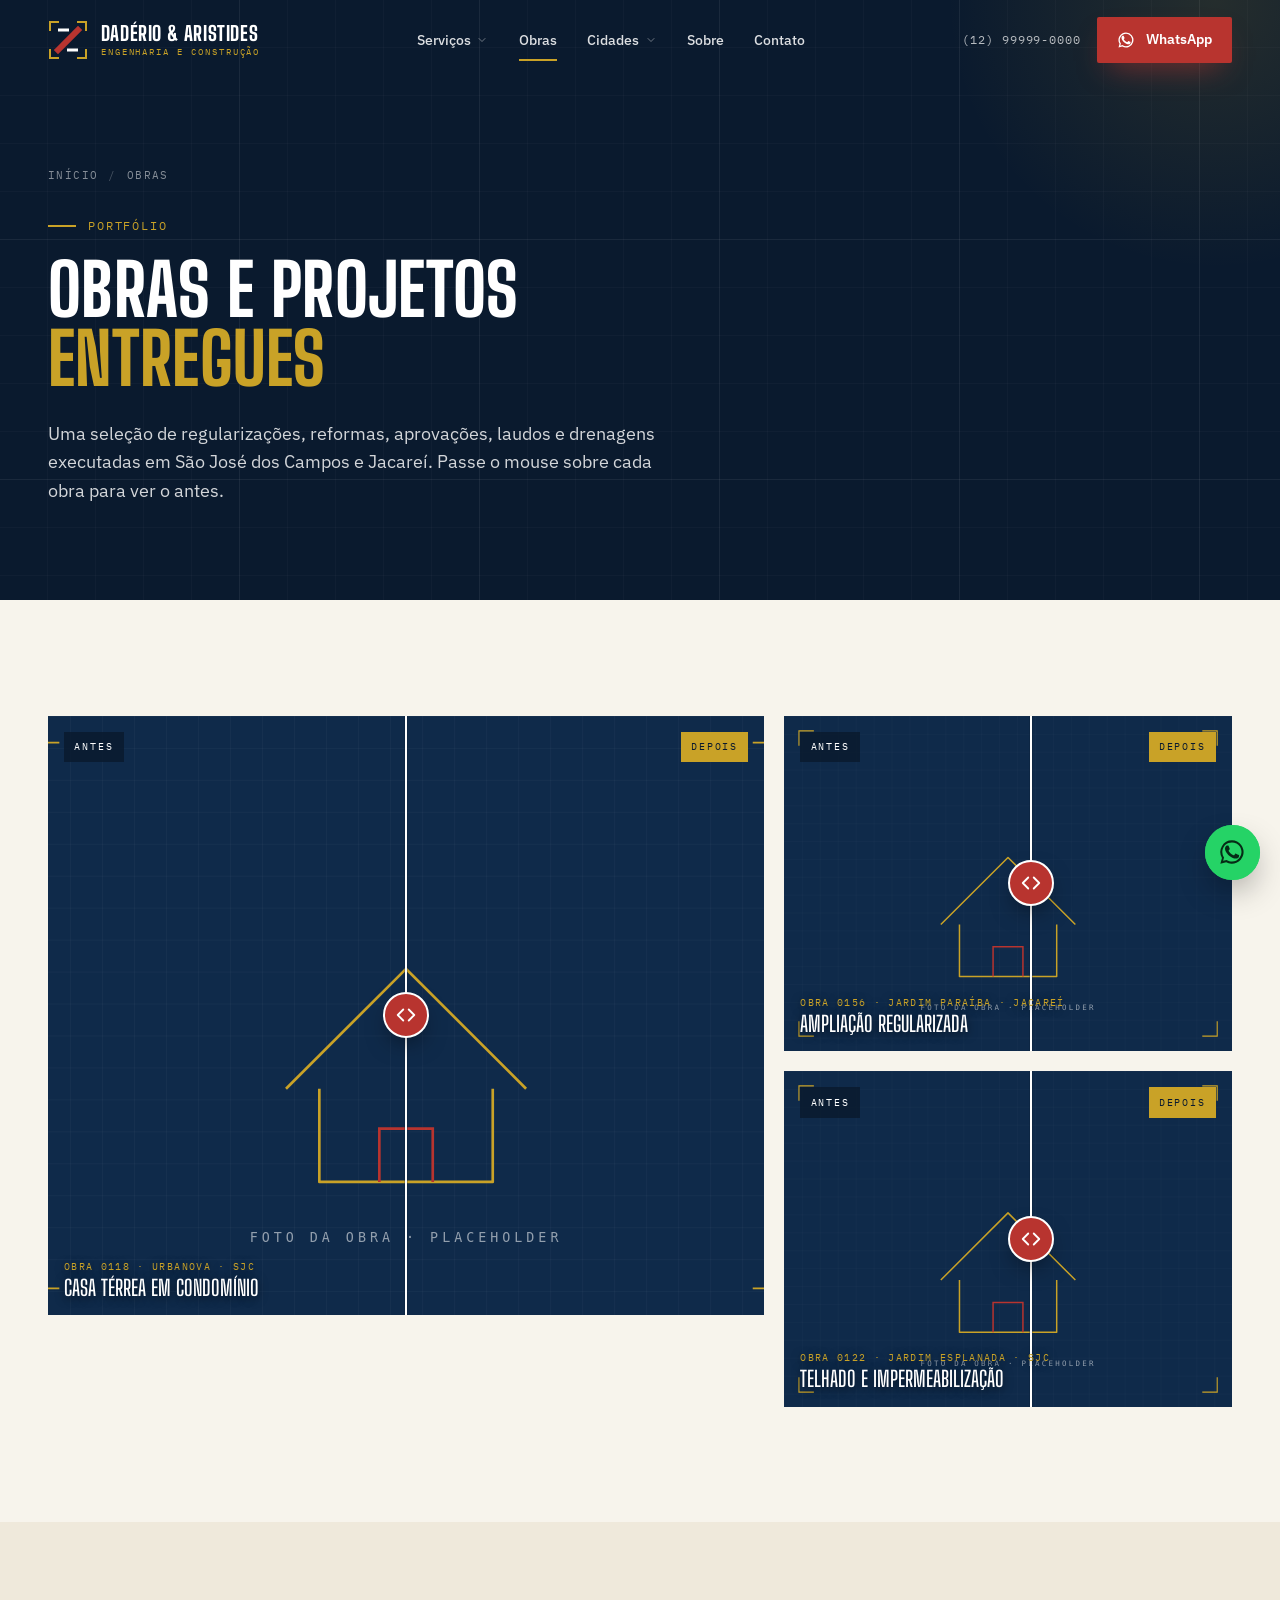
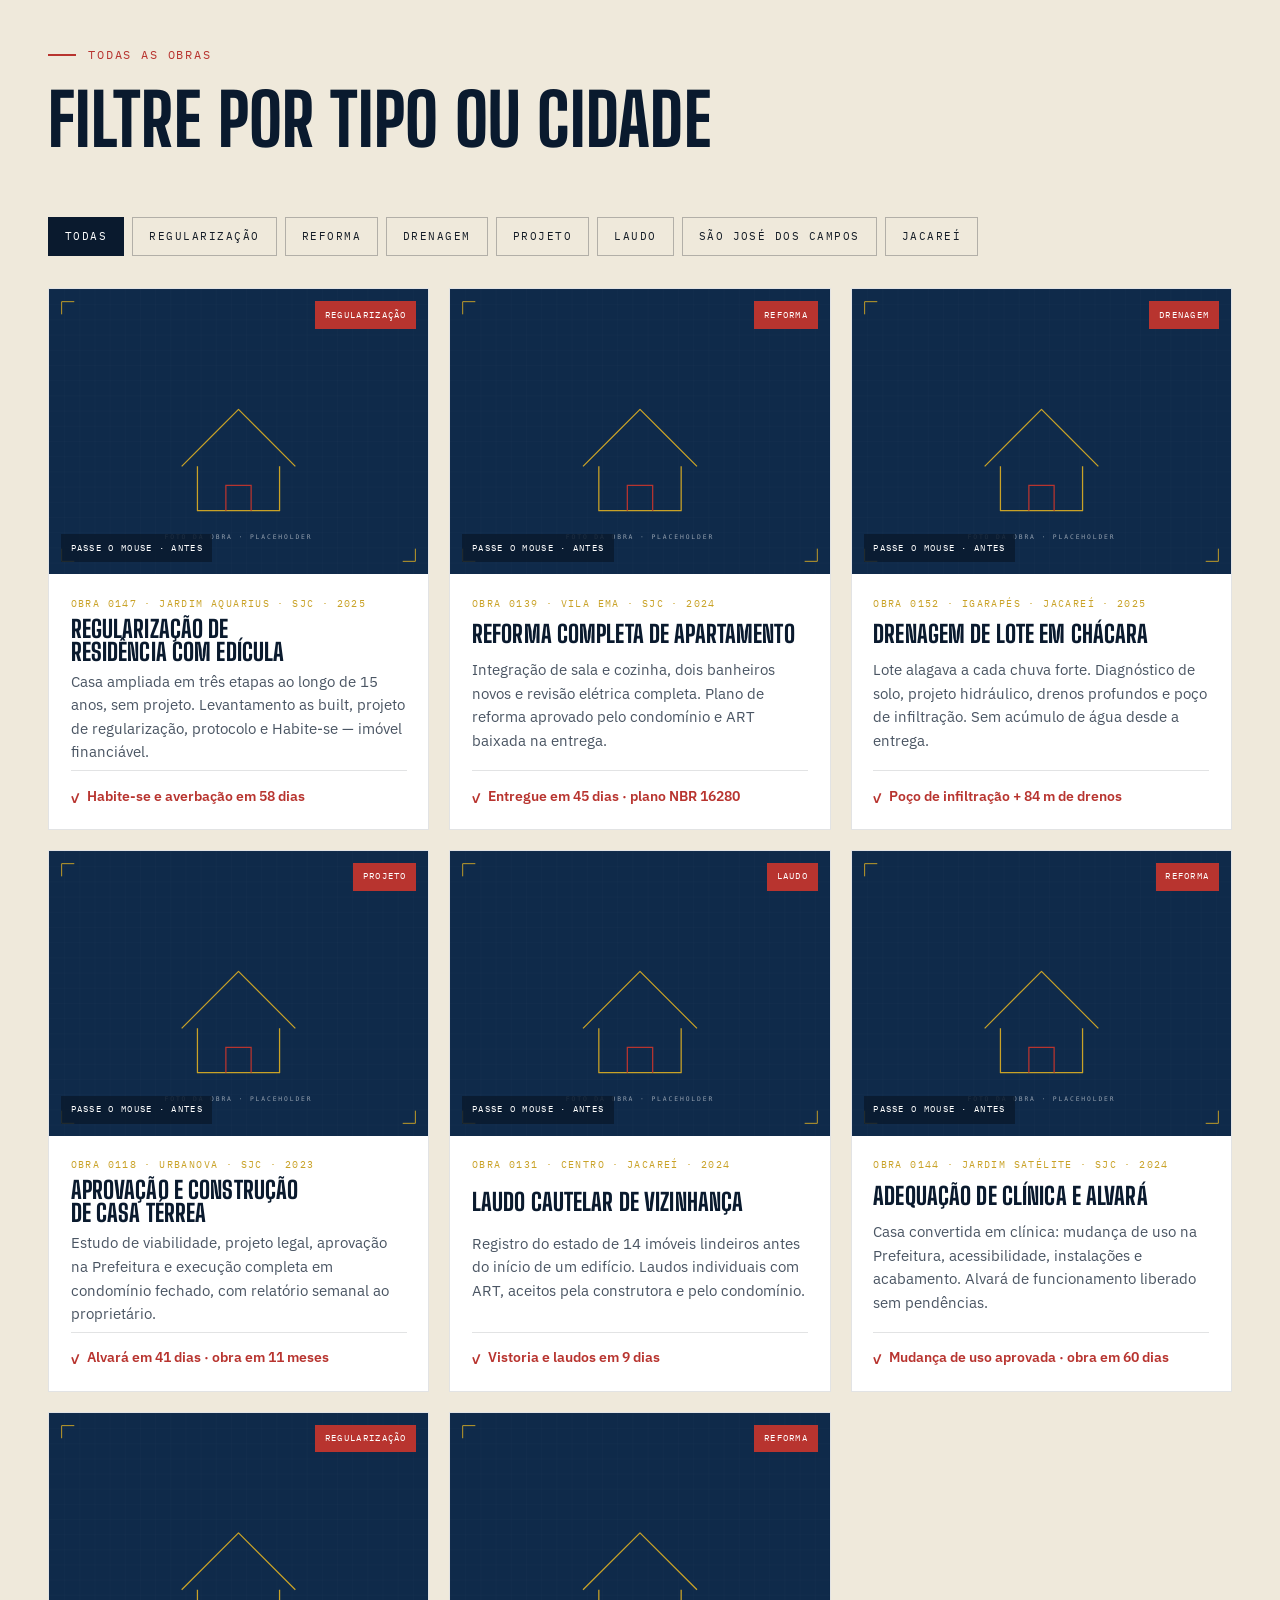
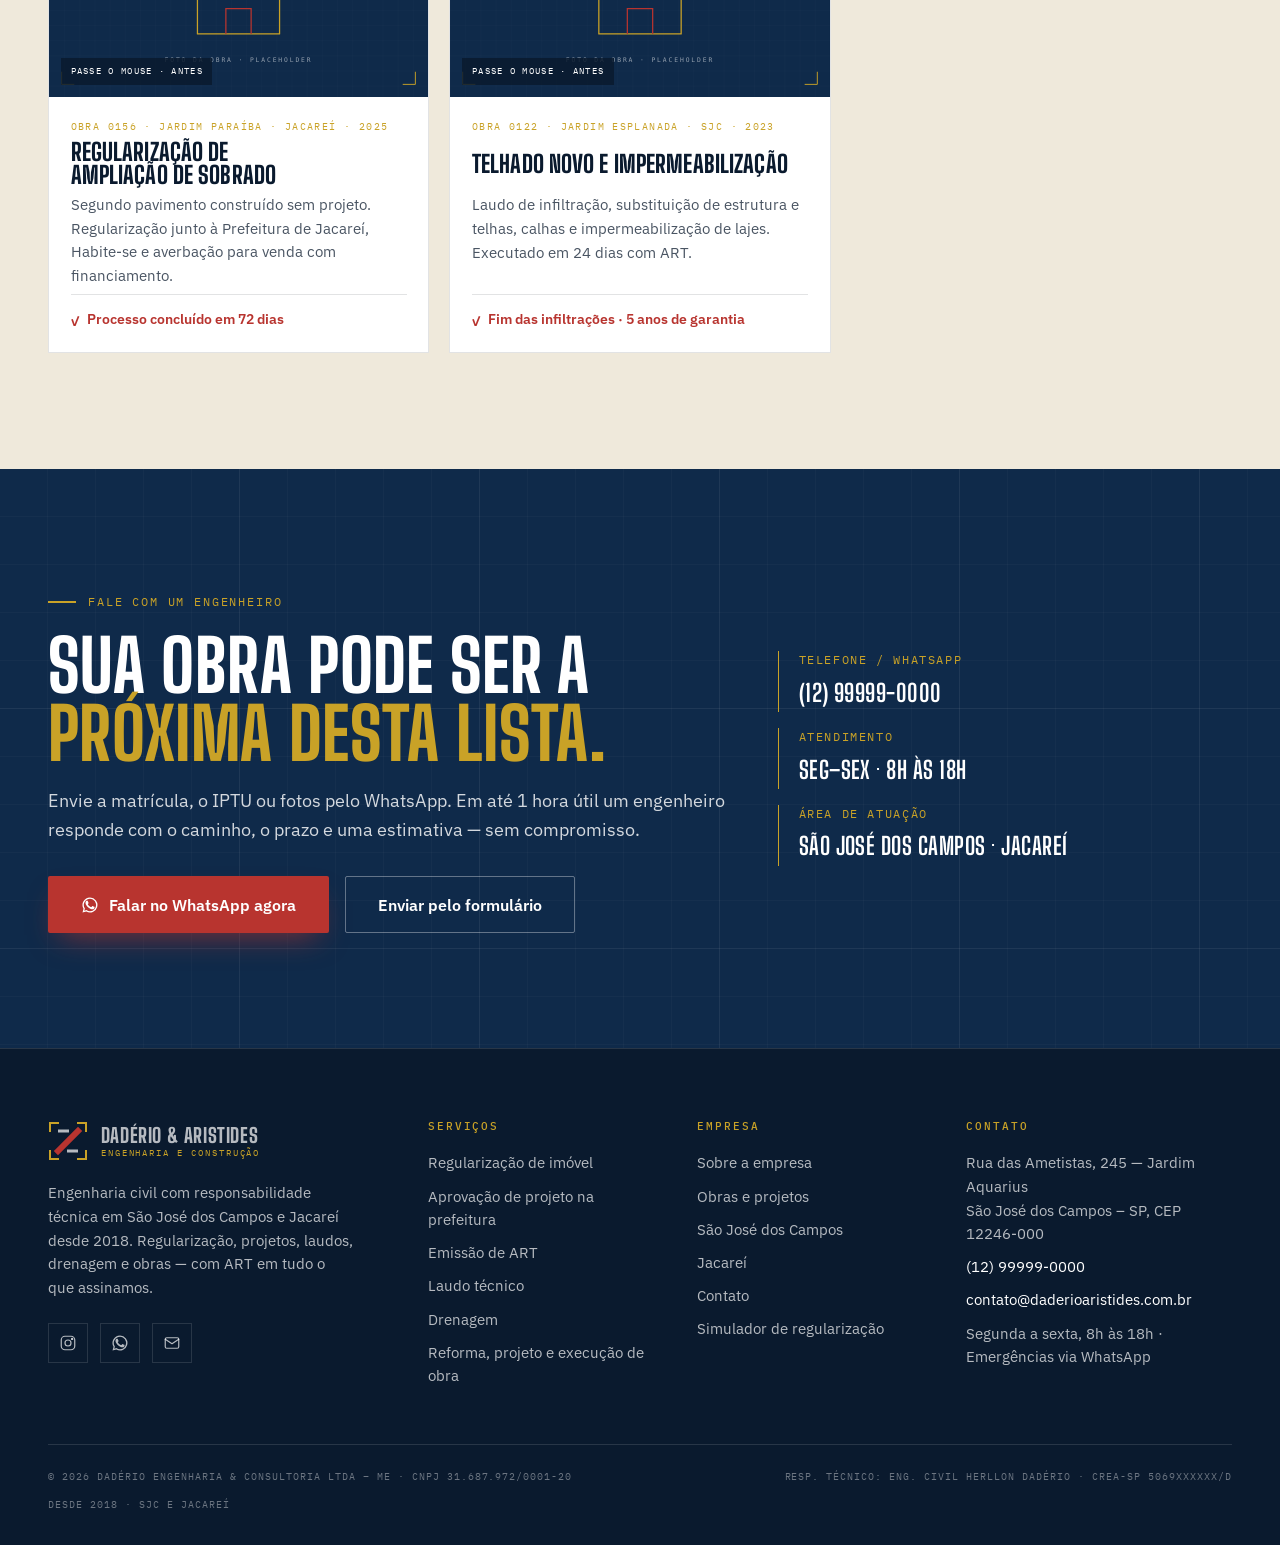
<file: obras.html>
<!DOCTYPE html>
<html lang="pt-BR" class="no-js">
<head>
  <meta charset="utf-8">
  <meta name="viewport" content="width=device-width, initial-scale=1">
  <title>Obras e Projetos — Portfólio | Dadério &amp; Aristides Engenharia</title>
  <meta name="description" content="Portfólio de regularizações, reformas, aprovações de projeto, laudos e drenagens executadas em São José dos Campos e Jacareí, com antes e depois.">
  <link rel="canonical" href="https://www.daderioaristides.com.br/obras">
  <meta name="theme-color" content="#0a1a2e">
  <meta property="og:type" content="website">
  <meta property="og:locale" content="pt_BR">
  <meta property="og:site_name" content="Dadério &amp; Aristides Engenharia e Construção">
  <meta property="og:title" content="Obras e Projetos — Portfólio | Dadério &amp; Aristides Engenharia">
  <meta property="og:description" content="Portfólio de regularizações, reformas, aprovações de projeto, laudos e drenagens executadas em São José dos Campos e Jacareí, com antes e depois.">
  <meta property="og:url" content="https://www.daderioaristides.com.br/obras">
  <meta property="og:image" content="https://www.daderioaristides.com.br/assets/img/og.jpg">
  <meta name="twitter:card" content="summary_large_image">
  <link rel="icon" href="assets/img/favicon.svg" type="image/svg+xml">
  <link rel="preconnect" href="https://fonts.googleapis.com">
  <link rel="preconnect" href="https://fonts.gstatic.com" crossorigin>
  <link rel="preconnect" href="https://images.unsplash.com">
  <link href="https://fonts.googleapis.com/css2?family=Big+Shoulders+Display:wght@700;800;900&family=IBM+Plex+Mono:wght@400;500&family=IBM+Plex+Sans:wght@400;500;600&display=swap" rel="stylesheet">
  <link rel="stylesheet" href="assets/css/style.css">
  <script type="application/ld+json">{"@context":"https://schema.org","@type":"ProfessionalService","@id":"https://www.daderioaristides.com.br/#organization","name":"Dadério & Aristides Engenharia e Construção","legalName":"Dadério Engenharia & Consultoria Ltda – ME","alternateName":"Dadério & Aristides","url":"https://www.daderioaristides.com.br/","telephone":"+5512999990000","email":"contato@daderioaristides.com.br","foundingDate":"2018-10-04","taxID":"31.687.972/0001-20","priceRange":"$$","image":"https://www.daderioaristides.com.br/assets/img/og.jpg","logo":"https://www.daderioaristides.com.br/assets/img/logo.svg","founder":{"@type":"Person","name":"Herllon Dadério","jobTitle":"Engenheiro Civil"},"address":{"@type":"PostalAddress","streetAddress":"Rua das Ametistas, 245 — Jardim Aquarius","addressLocality":"São José dos Campos","addressRegion":"SP","postalCode":"12246-000","addressCountry":"BR"},"geo":{"@type":"GeoCoordinates","latitude":-23.2088,"longitude":-45.9004},"areaServed":[{"@type":"City","name":"São José dos Campos"},{"@type":"City","name":"Jacareí"}],"openingHoursSpecification":[{"@type":"OpeningHoursSpecification","dayOfWeek":["Monday","Tuesday","Wednesday","Thursday","Friday"],"opens":"08:00","closes":"18:00"}],"sameAs":["https://www.instagram.com/"],"hasOfferCatalog":{"@type":"OfferCatalog","name":"Serviços de engenharia","itemListElement":[{"@type":"Offer","itemOffered":{"@type":"Service","name":"Regularização de imóvel","url":"https://www.daderioaristides.com.br/regularizacao-de-imovel"}},{"@type":"Offer","itemOffered":{"@type":"Service","name":"Aprovação de projeto na prefeitura","url":"https://www.daderioaristides.com.br/aprovacao-de-projeto-prefeitura"}},{"@type":"Offer","itemOffered":{"@type":"Service","name":"Emissão de ART","url":"https://www.daderioaristides.com.br/emissao-de-art"}},{"@type":"Offer","itemOffered":{"@type":"Service","name":"Laudo técnico","url":"https://www.daderioaristides.com.br/laudo-tecnico"}},{"@type":"Offer","itemOffered":{"@type":"Service","name":"Drenagem","url":"https://www.daderioaristides.com.br/drenagem"}},{"@type":"Offer","itemOffered":{"@type":"Service","name":"Reforma, projeto e execução de obra","url":"https://www.daderioaristides.com.br/reforma-e-obra"}}]}}</script>
  <script type="application/ld+json">{"@context":"https://schema.org","@type":"BreadcrumbList","itemListElement":[{"@type":"ListItem","position":1,"name":"Início","item":"https://www.daderioaristides.com.br/"},{"@type":"ListItem","position":2,"name":"Obras","item":"https://www.daderioaristides.com.br/obras"}]}</script>
  <!-- PROTÓTIPO PARA APRESENTAÇÃO COMERCIAL — dados de contato, depoimentos, números e CREA são FICTÍCIOS -->
  <!-- ENDEREÇO FICTÍCIO — SUBSTITUIR ANTES DE PUBLICAR -->
</head>
<body data-wa="5512999990000">
  <header class="header">
  <div class="container header__inner">
    <a class="brand" href="index.html" aria-label="Dadério &amp; Aristides Engenharia e Construção — início">
  <svg class="brand__mark" viewBox="0 0 40 40" aria-hidden="true">
  <path d="M2 11V2h9M29 2h9v9M38 29v9h-9M11 38H2v-9" fill="none" stroke="#c9a227" stroke-width="2"/>
  <path d="M10 30 30 10" stroke="#b8342f" stroke-width="6" stroke-linecap="square"/>
  <path d="M10 10h11M19 30h11" stroke="currentColor" stroke-width="3"/>
</svg>
  <span class="brand__text"><strong>Dadério &amp; Aristides</strong><small>Engenharia e Construção</small></span>
</a>
    <nav class="nav" id="nav" aria-label="Principal">
      <ul class="nav__list"><li class="nav__item nav__item--has-menu">
      <a class="nav__link" href="index.html#servicos" aria-haspopup="true">Serviços <svg viewBox="0 0 24 24" fill="none" stroke="currentColor" stroke-width="1.6" stroke-linecap="round" stroke-linejoin="round" aria-hidden="true"><path d="m6 9 6 6 6-6"/></svg></a>
      <ul class="nav__menu">
        <li><a href="regularizacao-de-imovel.html"><span class="mono">01</span>Regularização de imóvel</a></li><li><a href="aprovacao-de-projeto-prefeitura.html"><span class="mono">02</span>Aprovação de projeto na prefeitura</a></li><li><a href="emissao-de-art.html"><span class="mono">03</span>Emissão de ART</a></li><li><a href="laudo-tecnico.html"><span class="mono">04</span>Laudo técnico</a></li><li><a href="drenagem.html"><span class="mono">05</span>Drenagem</a></li><li><a href="reforma-e-obra.html"><span class="mono">06</span>Reforma, projeto e execução de obra</a></li>
      </ul>
    </li><li class="nav__item"><a class="nav__link" href="obras.html">Obras</a></li><li class="nav__item nav__item--has-menu">
      <a class="nav__link" href="sao-jose-dos-campos.html" aria-haspopup="true">Cidades <svg viewBox="0 0 24 24" fill="none" stroke="currentColor" stroke-width="1.6" stroke-linecap="round" stroke-linejoin="round" aria-hidden="true"><path d="m6 9 6 6 6-6"/></svg></a>
      <ul class="nav__menu">
        <li><a href="sao-jose-dos-campos.html">São José dos Campos</a></li><li><a href="jacarei.html">Jacareí</a></li>
      </ul>
    </li><li class="nav__item"><a class="nav__link" href="sobre.html">Sobre</a></li><li class="nav__item"><a class="nav__link" href="contato.html">Contato</a></li></ul>
      <div class="nav__mobile-cta">
        <a class="btn btn--primary" href="https://wa.me/5512999990000?text=Ol%C3%A1!%20Vim%20pelo%20site%20da%20Dad%C3%A9rio%20%26%20Aristides%20e%20quero%20falar%20com%20um%20engenheiro." target="_blank" rel="noopener"><svg viewBox="0 0 24 24" fill="currentColor" aria-hidden="true"><path d="M17.5 14.4c-.3-.1-1.8-.9-2-1-.3-.1-.5-.1-.7.1-.2.3-.8 1-.9 1.2-.2.2-.3.2-.6.1-.3-.1-1.3-.5-2.4-1.5-.9-.8-1.5-1.8-1.7-2.1-.2-.3 0-.5.1-.6l.4-.5c.1-.2.2-.3.3-.5.1-.2 0-.4 0-.5l-.9-2.2c-.2-.6-.5-.5-.7-.5h-.6c-.2 0-.5.1-.8.4-.3.3-1 1-1 2.5s1.1 2.9 1.2 3.1c.1.2 2.1 3.2 5.1 4.5.7.3 1.3.5 1.7.6.7.2 1.4.2 1.9.1.6-.1 1.8-.7 2-1.4.2-.7.2-1.3.2-1.4-.1-.2-.3-.3-.6-.4zM12 2a10 10 0 0 0-8.6 15.1L2 22l5-1.3A10 10 0 1 0 12 2zm0 18.2c-1.5 0-3-.4-4.3-1.2l-.3-.2-3 .8.8-2.9-.2-.3A8.2 8.2 0 1 1 12 20.2z"/></svg> Falar no WhatsApp</a>
        <a class="btn btn--ghost" href="tel:+5512999990000"><svg viewBox="0 0 24 24" fill="none" stroke="currentColor" stroke-width="1.6" stroke-linecap="round" stroke-linejoin="round" aria-hidden="true"><path d="M22 16.9v3a2 2 0 0 1-2.2 2 19.8 19.8 0 0 1-8.6-3.1 19.5 19.5 0 0 1-6-6A19.8 19.8 0 0 1 2.1 4.2 2 2 0 0 1 4.1 2h3a2 2 0 0 1 2 1.7c.1.9.4 1.8.7 2.6a2 2 0 0 1-.5 2.1L8.1 9.7a16 16 0 0 0 6 6l1.3-1.3a2 2 0 0 1 2.1-.4c.8.3 1.7.5 2.6.7a2 2 0 0 1 1.7 2z"/></svg> (12) 99999-0000</a>
      </div>
    </nav>
    <div class="header__cta">
      <a class="header__phone" href="tel:+5512999990000">(12) 99999-0000</a>
      <a class="btn btn--primary" href="https://wa.me/5512999990000?text=Ol%C3%A1!%20Vim%20pelo%20site%20da%20Dad%C3%A9rio%20%26%20Aristides%20e%20quero%20falar%20com%20um%20engenheiro." target="_blank" rel="noopener"><svg viewBox="0 0 24 24" fill="currentColor" aria-hidden="true"><path d="M17.5 14.4c-.3-.1-1.8-.9-2-1-.3-.1-.5-.1-.7.1-.2.3-.8 1-.9 1.2-.2.2-.3.2-.6.1-.3-.1-1.3-.5-2.4-1.5-.9-.8-1.5-1.8-1.7-2.1-.2-.3 0-.5.1-.6l.4-.5c.1-.2.2-.3.3-.5.1-.2 0-.4 0-.5l-.9-2.2c-.2-.6-.5-.5-.7-.5h-.6c-.2 0-.5.1-.8.4-.3.3-1 1-1 2.5s1.1 2.9 1.2 3.1c.1.2 2.1 3.2 5.1 4.5.7.3 1.3.5 1.7.6.7.2 1.4.2 1.9.1.6-.1 1.8-.7 2-1.4.2-.7.2-1.3.2-1.4-.1-.2-.3-.3-.6-.4zM12 2a10 10 0 0 0-8.6 15.1L2 22l5-1.3A10 10 0 1 0 12 2zm0 18.2c-1.5 0-3-.4-4.3-1.2l-.3-.2-3 .8.8-2.9-.2-.3A8.2 8.2 0 1 1 12 20.2z"/></svg> WhatsApp</a>
    </div>
    <button class="burger" aria-label="Abrir menu" aria-expanded="false" aria-controls="nav"><span></span><span></span><span></span></button>
  </div>
</header>
  <main id="conteudo">

  
  <section class="page-hero dark blueprint">
    <div class="container">
      <div class="page-hero__grid page-hero--simple">
        <div>
          <ol class="breadcrumb"><li><a href="index.html">Início</a></li><li aria-current="page">Obras</li></ol>
          <span class="eyebrow">Portfólio</span>
          <h1 class="display-l">Obras e projetos <span style="color:var(--gold)">entregues</span></h1>
          <p class="lead page-hero__lead">Uma seleção de regularizações, reformas, aprovações, laudos e drenagens executadas em São José dos Campos e Jacareí. Passe o mouse sobre cada obra para ver o antes.</p>
          
          
        </div>
        
      </div>
    </div>
  </section>

  <section class="section">
    <div class="container">
      <!-- IMAGENS PLACEHOLDER — substituir por fotos reais das obras -->
      <div class="ba-grid">
        
  <div class="ba ba--tall reveal" style="--pos:50%">
    <img src="https://images.unsplash.com/photo-1531834685032-c34bf0d84c77?auto=format&fit=crop&w=1400&q=75" alt="Antes — Casa térrea em condomínio" loading="lazy" decoding="async" data-fallback="assets/img/placeholder.svg" class="ba__before">
    <img src="https://images.unsplash.com/photo-1580587771525-78b9dba3b914?auto=format&fit=crop&w=1400&q=75" alt="Depois — Casa térrea em condomínio" loading="lazy" decoding="async" data-fallback="assets/img/placeholder.svg" class="ba__after">
    <span class="ba__label ba__label--a">Antes</span>
    <span class="ba__label ba__label--b">Depois</span>
    <div class="ba__handle"></div>
    <div class="ba__meta"><div><span class="mono">Obra 0118 · Urbanova · SJC</span><strong>Casa térrea em condomínio</strong></div></div>
    <input type="range" min="0" max="100" value="50" aria-label="Comparar antes e depois: Casa térrea em condomínio">
  </div>
        
  <div class="ba  reveal" style="--pos:55%">
    <img src="https://images.unsplash.com/photo-1535732820275-9ffd998cac22?auto=format&fit=crop&w=1400&q=75" alt="Antes — Ampliação regularizada" loading="lazy" decoding="async" data-fallback="assets/img/placeholder.svg" class="ba__before">
    <img src="https://images.unsplash.com/photo-1568605114967-8130f3a36994?auto=format&fit=crop&w=1400&q=75" alt="Depois — Ampliação regularizada" loading="lazy" decoding="async" data-fallback="assets/img/placeholder.svg" class="ba__after">
    <span class="ba__label ba__label--a">Antes</span>
    <span class="ba__label ba__label--b">Depois</span>
    <div class="ba__handle"></div>
    <div class="ba__meta"><div><span class="mono">Obra 0156 · Jardim Paraíba · Jacareí</span><strong>Ampliação regularizada</strong></div></div>
    <input type="range" min="0" max="100" value="55" aria-label="Comparar antes e depois: Ampliação regularizada">
  </div>
        
  <div class="ba  reveal" style="--pos:55%">
    <img src="https://images.unsplash.com/photo-1513467535987-fd81bc7d62f8?auto=format&fit=crop&w=1400&q=75" alt="Antes — Telhado e impermeabilização" loading="lazy" decoding="async" data-fallback="assets/img/placeholder.svg" class="ba__before">
    <img src="https://images.unsplash.com/photo-1523217582562-09d0def993a6?auto=format&fit=crop&w=1400&q=75" alt="Depois — Telhado e impermeabilização" loading="lazy" decoding="async" data-fallback="assets/img/placeholder.svg" class="ba__after">
    <span class="ba__label ba__label--a">Antes</span>
    <span class="ba__label ba__label--b">Depois</span>
    <div class="ba__handle"></div>
    <div class="ba__meta"><div><span class="mono">Obra 0122 · Jardim Esplanada · SJC</span><strong>Telhado e impermeabilização</strong></div></div>
    <input type="range" min="0" max="100" value="55" aria-label="Comparar antes e depois: Telhado e impermeabilização">
  </div>
      </div>
    </div>
  </section>

  <section class="section paper-2">
    <div class="container">
      <div class="section-head section-head--row reveal">
        <div><span class="eyebrow">Todas as obras</span><h2 class="display-l" style="color:var(--navy-900)">Filtre por tipo ou cidade</h2></div>
      </div>
      <div class="filters reveal" role="group" aria-label="Filtrar obras">
        <button type="button" class="is-active" data-filter="all">Todas</button>
        <button type="button" data-filter="Regularização">Regularização</button><button type="button" data-filter="Reforma">Reforma</button><button type="button" data-filter="Drenagem">Drenagem</button><button type="button" data-filter="Projeto">Projeto</button><button type="button" data-filter="Laudo">Laudo</button>
        <button type="button" data-filter="São José dos Campos">São José dos Campos</button><button type="button" data-filter="Jacareí">Jacareí</button>
      </div>
      <div class="works">
  <article class="work reveal" data-delay="1" data-cat="Regularização" data-city="São José dos Campos">
    <div class="work__media">
      <img src="https://images.unsplash.com/photo-1600585154340-be6161a56a0c?auto=format&fit=crop&w=1400&q=75" alt="Depois — Regularização de residência com edícula" loading="lazy" decoding="async" data-fallback="assets/img/placeholder.svg" >
      <img src="https://images.unsplash.com/photo-1508450859948-4e04fabaa4ea?auto=format&fit=crop&w=1400&q=75" alt="Antes — Regularização de residência com edícula" loading="lazy" decoding="async" data-fallback="assets/img/placeholder.svg" class="before">
      <span class="work__cat">Regularização</span>
      <span class="work__hint" data-hover="Passe o mouse · antes" data-touch="Toque · ver antes"></span>
    </div>
    <div class="work__body">
      <span class="work__meta">Obra 0147 · Jardim Aquarius · SJC · 2025</span>
      <h3>Regularização de residência com edícula</h3>
      <p>Casa ampliada em três etapas ao longo de 15 anos, sem projeto. Levantamento as built, projeto de regularização, protocolo e Habite-se — imóvel financiável.</p>
      <span class="work__result">Habite-se e averbação em 58 dias</span>
    </div>
  </article>
  <article class="work reveal" data-delay="2" data-cat="Reforma" data-city="São José dos Campos">
    <div class="work__media">
      <img src="https://images.unsplash.com/photo-1600607687939-ce8a6c25118c?auto=format&fit=crop&w=1400&q=75" alt="Depois — Reforma completa de apartamento" loading="lazy" decoding="async" data-fallback="assets/img/placeholder.svg" >
      <img src="https://images.unsplash.com/photo-1517581177682-a085bb7ffb15?auto=format&fit=crop&w=1400&q=75" alt="Antes — Reforma completa de apartamento" loading="lazy" decoding="async" data-fallback="assets/img/placeholder.svg" class="before">
      <span class="work__cat">Reforma</span>
      <span class="work__hint" data-hover="Passe o mouse · antes" data-touch="Toque · ver antes"></span>
    </div>
    <div class="work__body">
      <span class="work__meta">Obra 0139 · Vila Ema · SJC · 2024</span>
      <h3>Reforma completa de apartamento</h3>
      <p>Integração de sala e cozinha, dois banheiros novos e revisão elétrica completa. Plano de reforma aprovado pelo condomínio e ART baixada na entrega.</p>
      <span class="work__result">Entregue em 45 dias · plano NBR 16280</span>
    </div>
  </article>
  <article class="work reveal" data-delay="3" data-cat="Drenagem" data-city="Jacareí">
    <div class="work__media">
      <img src="https://images.unsplash.com/photo-1564013799919-ab600027ffc6?auto=format&fit=crop&w=1400&q=75" alt="Depois — Drenagem de lote em chácara" loading="lazy" decoding="async" data-fallback="assets/img/placeholder.svg" >
      <img src="https://images.unsplash.com/photo-1517089596392-fb9a9033e05b?auto=format&fit=crop&w=1400&q=75" alt="Antes — Drenagem de lote em chácara" loading="lazy" decoding="async" data-fallback="assets/img/placeholder.svg" class="before">
      <span class="work__cat">Drenagem</span>
      <span class="work__hint" data-hover="Passe o mouse · antes" data-touch="Toque · ver antes"></span>
    </div>
    <div class="work__body">
      <span class="work__meta">Obra 0152 · Igarapés · Jacareí · 2025</span>
      <h3>Drenagem de lote em chácara</h3>
      <p>Lote alagava a cada chuva forte. Diagnóstico de solo, projeto hidráulico, drenos profundos e poço de infiltração. Sem acúmulo de água desde a entrega.</p>
      <span class="work__result">Poço de infiltração + 84 m de drenos</span>
    </div>
  </article>
  <article class="work reveal" data-delay="1" data-cat="Projeto" data-city="São José dos Campos">
    <div class="work__media">
      <img src="https://images.unsplash.com/photo-1580587771525-78b9dba3b914?auto=format&fit=crop&w=1400&q=75" alt="Depois — Aprovação e construção de casa térrea" loading="lazy" decoding="async" data-fallback="assets/img/placeholder.svg" >
      <img src="https://images.unsplash.com/photo-1531834685032-c34bf0d84c77?auto=format&fit=crop&w=1400&q=75" alt="Antes — Aprovação e construção de casa térrea" loading="lazy" decoding="async" data-fallback="assets/img/placeholder.svg" class="before">
      <span class="work__cat">Projeto</span>
      <span class="work__hint" data-hover="Passe o mouse · antes" data-touch="Toque · ver antes"></span>
    </div>
    <div class="work__body">
      <span class="work__meta">Obra 0118 · Urbanova · SJC · 2023</span>
      <h3>Aprovação e construção de casa térrea</h3>
      <p>Estudo de viabilidade, projeto legal, aprovação na Prefeitura e execução completa em condomínio fechado, com relatório semanal ao proprietário.</p>
      <span class="work__result">Alvará em 41 dias · obra em 11 meses</span>
    </div>
  </article>
  <article class="work reveal" data-delay="2" data-cat="Laudo" data-city="Jacareí">
    <div class="work__media">
      <img src="https://images.unsplash.com/photo-1416331108676-a22ccb276e35?auto=format&fit=crop&w=1400&q=75" alt="Depois — Laudo cautelar de vizinhança" loading="lazy" decoding="async" data-fallback="assets/img/placeholder.svg" >
      <img src="https://images.unsplash.com/photo-1429497419816-9ca5cfb4571a?auto=format&fit=crop&w=1400&q=75" alt="Antes — Laudo cautelar de vizinhança" loading="lazy" decoding="async" data-fallback="assets/img/placeholder.svg" class="before">
      <span class="work__cat">Laudo</span>
      <span class="work__hint" data-hover="Passe o mouse · antes" data-touch="Toque · ver antes"></span>
    </div>
    <div class="work__body">
      <span class="work__meta">Obra 0131 · Centro · Jacareí · 2024</span>
      <h3>Laudo cautelar de vizinhança</h3>
      <p>Registro do estado de 14 imóveis lindeiros antes do início de um edifício. Laudos individuais com ART, aceitos pela construtora e pelo condomínio.</p>
      <span class="work__result">Vistoria e laudos em 9 dias</span>
    </div>
  </article>
  <article class="work reveal" data-delay="3" data-cat="Reforma" data-city="São José dos Campos">
    <div class="work__media">
      <img src="https://images.unsplash.com/photo-1600566753086-00f18fb6b3ea?auto=format&fit=crop&w=1400&q=75" alt="Depois — Adequação de clínica e alvará" loading="lazy" decoding="async" data-fallback="assets/img/placeholder.svg" >
      <img src="https://images.unsplash.com/photo-1553413077-190dd305871c?auto=format&fit=crop&w=1400&q=75" alt="Antes — Adequação de clínica e alvará" loading="lazy" decoding="async" data-fallback="assets/img/placeholder.svg" class="before">
      <span class="work__cat">Reforma</span>
      <span class="work__hint" data-hover="Passe o mouse · antes" data-touch="Toque · ver antes"></span>
    </div>
    <div class="work__body">
      <span class="work__meta">Obra 0144 · Jardim Satélite · SJC · 2024</span>
      <h3>Adequação de clínica e alvará</h3>
      <p>Casa convertida em clínica: mudança de uso na Prefeitura, acessibilidade, instalações e acabamento. Alvará de funcionamento liberado sem pendências.</p>
      <span class="work__result">Mudança de uso aprovada · obra em 60 dias</span>
    </div>
  </article>
  <article class="work reveal" data-delay="1" data-cat="Regularização" data-city="Jacareí">
    <div class="work__media">
      <img src="https://images.unsplash.com/photo-1568605114967-8130f3a36994?auto=format&fit=crop&w=1400&q=75" alt="Depois — Regularização de ampliação de sobrado" loading="lazy" decoding="async" data-fallback="assets/img/placeholder.svg" >
      <img src="https://images.unsplash.com/photo-1535732820275-9ffd998cac22?auto=format&fit=crop&w=1400&q=75" alt="Antes — Regularização de ampliação de sobrado" loading="lazy" decoding="async" data-fallback="assets/img/placeholder.svg" class="before">
      <span class="work__cat">Regularização</span>
      <span class="work__hint" data-hover="Passe o mouse · antes" data-touch="Toque · ver antes"></span>
    </div>
    <div class="work__body">
      <span class="work__meta">Obra 0156 · Jardim Paraíba · Jacareí · 2025</span>
      <h3>Regularização de ampliação de sobrado</h3>
      <p>Segundo pavimento construído sem projeto. Regularização junto à Prefeitura de Jacareí, Habite-se e averbação para venda com financiamento.</p>
      <span class="work__result">Processo concluído em 72 dias</span>
    </div>
  </article>
  <article class="work reveal" data-delay="2" data-cat="Reforma" data-city="São José dos Campos">
    <div class="work__media">
      <img src="https://images.unsplash.com/photo-1523217582562-09d0def993a6?auto=format&fit=crop&w=1400&q=75" alt="Depois — Telhado novo e impermeabilização" loading="lazy" decoding="async" data-fallback="assets/img/placeholder.svg" >
      <img src="https://images.unsplash.com/photo-1513467535987-fd81bc7d62f8?auto=format&fit=crop&w=1400&q=75" alt="Antes — Telhado novo e impermeabilização" loading="lazy" decoding="async" data-fallback="assets/img/placeholder.svg" class="before">
      <span class="work__cat">Reforma</span>
      <span class="work__hint" data-hover="Passe o mouse · antes" data-touch="Toque · ver antes"></span>
    </div>
    <div class="work__body">
      <span class="work__meta">Obra 0122 · Jardim Esplanada · SJC · 2023</span>
      <h3>Telhado novo e impermeabilização</h3>
      <p>Laudo de infiltração, substituição de estrutura e telhas, calhas e impermeabilização de lajes. Executado em 24 dias com ART.</p>
      <span class="work__result">Fim das infiltrações · 5 anos de garantia</span>
    </div>
  </article></div>
    </div>
  </section>

  
  <section class="section dark-800 cta blueprint" style="background-color:var(--navy-800)">
    <div class="container cta__grid">
      <div class="reveal">
        <span class="eyebrow">Fale com um engenheiro</span>
        <h2 class="display-l">Sua obra pode ser a <span class="accent">próxima desta lista.</span></h2>
        <p class="lead" style="margin-top:1.25rem">Envie a matrícula, o IPTU ou fotos pelo WhatsApp. Em até 1 hora útil um engenheiro responde com o caminho, o prazo e uma estimativa — sem compromisso.</p>
        <div class="cta__actions">
          <a class="btn btn--primary btn--lg" href="https://wa.me/5512999990000?text=Ol%C3%A1!%20Vim%20pelo%20site%20da%20Dad%C3%A9rio%20%26%20Aristides%20e%20quero%20falar%20com%20um%20engenheiro." target="_blank" rel="noopener"><svg viewBox="0 0 24 24" fill="currentColor" aria-hidden="true"><path d="M17.5 14.4c-.3-.1-1.8-.9-2-1-.3-.1-.5-.1-.7.1-.2.3-.8 1-.9 1.2-.2.2-.3.2-.6.1-.3-.1-1.3-.5-2.4-1.5-.9-.8-1.5-1.8-1.7-2.1-.2-.3 0-.5.1-.6l.4-.5c.1-.2.2-.3.3-.5.1-.2 0-.4 0-.5l-.9-2.2c-.2-.6-.5-.5-.7-.5h-.6c-.2 0-.5.1-.8.4-.3.3-1 1-1 2.5s1.1 2.9 1.2 3.1c.1.2 2.1 3.2 5.1 4.5.7.3 1.3.5 1.7.6.7.2 1.4.2 1.9.1.6-.1 1.8-.7 2-1.4.2-.7.2-1.3.2-1.4-.1-.2-.3-.3-.6-.4zM12 2a10 10 0 0 0-8.6 15.1L2 22l5-1.3A10 10 0 1 0 12 2zm0 18.2c-1.5 0-3-.4-4.3-1.2l-.3-.2-3 .8.8-2.9-.2-.3A8.2 8.2 0 1 1 12 20.2z"/></svg> Falar no WhatsApp agora</a>
          <a class="btn btn--ghost btn--lg" href="contato.html">Enviar pelo formulário</a>
        </div>
      </div>
      <div class="cta__side reveal" data-delay="2">
        <div><span class="mono">Telefone / WhatsApp</span><a href="tel:+5512999990000"><b>(12) 99999-0000</b></a></div>
        <div><span class="mono">Atendimento</span><b>Seg–sex · 8h às 18h</b></div>
        <div><span class="mono">Área de atuação</span><b>São José dos Campos · Jacareí</b></div>
      </div>
    </div>
  </section>
  
  </main>
  <footer class="footer">
  <div class="container">
    <div class="footer__grid">
      <div class="footer__about">
        <div class="brand">
  <svg class="brand__mark" viewBox="0 0 40 40" aria-hidden="true">
  <path d="M2 11V2h9M29 2h9v9M38 29v9h-9M11 38H2v-9" fill="none" stroke="#c9a227" stroke-width="2"/>
  <path d="M10 30 30 10" stroke="#b8342f" stroke-width="6" stroke-linecap="square"/>
  <path d="M10 10h11M19 30h11" stroke="currentColor" stroke-width="3"/>
</svg>
  <span class="brand__text"><strong>Dadério &amp; Aristides</strong><small>Engenharia e Construção</small></span>
</div>
        <p>Engenharia civil com responsabilidade técnica em São José dos Campos e Jacareí desde 2018. Regularização, projetos, laudos, drenagem e obras — com ART em tudo o que assinamos.</p>
        <div class="footer__social">
          <a href="https://www.instagram.com/" target="_blank" rel="noopener" aria-label="Instagram"><svg viewBox="0 0 24 24" fill="none" stroke="currentColor" stroke-width="1.6" stroke-linecap="round" stroke-linejoin="round" aria-hidden="true"><rect x="3" y="3" width="18" height="18" rx="5"/><circle cx="12" cy="12" r="4"/><circle cx="17.5" cy="6.5" r="0.8" fill="currentColor"/></svg></a>
          <a href="https://wa.me/5512999990000?text=Ol%C3%A1!%20Vim%20pelo%20site%20da%20Dad%C3%A9rio%20%26%20Aristides%20e%20quero%20falar%20com%20um%20engenheiro." target="_blank" rel="noopener" aria-label="WhatsApp"><svg viewBox="0 0 24 24" fill="currentColor" aria-hidden="true"><path d="M17.5 14.4c-.3-.1-1.8-.9-2-1-.3-.1-.5-.1-.7.1-.2.3-.8 1-.9 1.2-.2.2-.3.2-.6.1-.3-.1-1.3-.5-2.4-1.5-.9-.8-1.5-1.8-1.7-2.1-.2-.3 0-.5.1-.6l.4-.5c.1-.2.2-.3.3-.5.1-.2 0-.4 0-.5l-.9-2.2c-.2-.6-.5-.5-.7-.5h-.6c-.2 0-.5.1-.8.4-.3.3-1 1-1 2.5s1.1 2.9 1.2 3.1c.1.2 2.1 3.2 5.1 4.5.7.3 1.3.5 1.7.6.7.2 1.4.2 1.9.1.6-.1 1.8-.7 2-1.4.2-.7.2-1.3.2-1.4-.1-.2-.3-.3-.6-.4zM12 2a10 10 0 0 0-8.6 15.1L2 22l5-1.3A10 10 0 1 0 12 2zm0 18.2c-1.5 0-3-.4-4.3-1.2l-.3-.2-3 .8.8-2.9-.2-.3A8.2 8.2 0 1 1 12 20.2z"/></svg></a>
          <a href="mailto:contato@daderioaristides.com.br" aria-label="E-mail"><svg viewBox="0 0 24 24" fill="none" stroke="currentColor" stroke-width="1.6" stroke-linecap="round" stroke-linejoin="round" aria-hidden="true"><rect x="3" y="5" width="18" height="14" rx="2"/><path d="m3 7 9 6 9-6"/></svg></a>
        </div>
      </div>
      <div>
        <h4>Serviços</h4>
        <ul><li><a href="regularizacao-de-imovel.html">Regularização de imóvel</a></li><li><a href="aprovacao-de-projeto-prefeitura.html">Aprovação de projeto na prefeitura</a></li><li><a href="emissao-de-art.html">Emissão de ART</a></li><li><a href="laudo-tecnico.html">Laudo técnico</a></li><li><a href="drenagem.html">Drenagem</a></li><li><a href="reforma-e-obra.html">Reforma, projeto e execução de obra</a></li></ul>
      </div>
      <div>
        <h4>Empresa</h4>
        <ul>
          <li><a href="sobre.html">Sobre a empresa</a></li>
          <li><a href="obras.html">Obras e projetos</a></li>
          <li><a href="sao-jose-dos-campos.html">São José dos Campos</a></li><li><a href="jacarei.html">Jacareí</a></li>
          <li><a href="contato.html">Contato</a></li>
          <li><a href="index.html#simulador">Simulador de regularização</a></li>
        </ul>
      </div>
      <div>
        <h4>Contato</h4>
        <!-- ENDEREÇO FICTÍCIO — SUBSTITUIR ANTES DE PUBLICAR -->
        <address>
          <span>Rua das Ametistas, 245 — Jardim Aquarius<br>São José dos Campos – SP, CEP 12246-000</span>
          <a href="tel:+5512999990000">(12) 99999-0000</a>
          <a href="mailto:contato@daderioaristides.com.br">contato@daderioaristides.com.br</a>
          <span>Segunda a sexta, 8h às 18h · Emergências via WhatsApp</span>
        </address>
      </div>
    </div>
    <div class="footer__bottom">
      <span>© 2026 Dadério Engenharia &amp; Consultoria Ltda – ME · CNPJ 31.687.972/0001-20</span>
      <span>Resp. técnico: Eng. Civil Herllon Dadério · CREA-SP 5069xxxxxx/D</span>
      <span>Desde 2018 · SJC e Jacareí</span>
    </div>
  </div>
</footer>
<a class="wa-float" href="https://wa.me/5512999990000?text=Ol%C3%A1!%20Vim%20pelo%20site%20da%20Dad%C3%A9rio%20%26%20Aristides%20e%20quero%20falar%20com%20um%20engenheiro." target="_blank" rel="noopener" aria-label="Falar com um engenheiro no WhatsApp"><svg viewBox="0 0 24 24" fill="currentColor" aria-hidden="true"><path d="M17.5 14.4c-.3-.1-1.8-.9-2-1-.3-.1-.5-.1-.7.1-.2.3-.8 1-.9 1.2-.2.2-.3.2-.6.1-.3-.1-1.3-.5-2.4-1.5-.9-.8-1.5-1.8-1.7-2.1-.2-.3 0-.5.1-.6l.4-.5c.1-.2.2-.3.3-.5.1-.2 0-.4 0-.5l-.9-2.2c-.2-.6-.5-.5-.7-.5h-.6c-.2 0-.5.1-.8.4-.3.3-1 1-1 2.5s1.1 2.9 1.2 3.1c.1.2 2.1 3.2 5.1 4.5.7.3 1.3.5 1.7.6.7.2 1.4.2 1.9.1.6-.1 1.8-.7 2-1.4.2-.7.2-1.3.2-1.4-.1-.2-.3-.3-.6-.4zM12 2a10 10 0 0 0-8.6 15.1L2 22l5-1.3A10 10 0 1 0 12 2zm0 18.2c-1.5 0-3-.4-4.3-1.2l-.3-.2-3 .8.8-2.9-.2-.3A8.2 8.2 0 1 1 12 20.2z"/></svg><span>Falar com um engenheiro</span></a>
  <script src="assets/js/main.js" defer></script>
</body>
</html>
</file>
<file: assets/css/style.css>
/* ============================================================================
   Dadério & Aristides Engenharia e Construção — style.css
   Identidade: navy profundo + vermelho de ação + dourado/latão + papel.
   Motivo de marca: desenho técnico / blueprint (grades, cotas, corner brackets).
   ============================================================================ */

:root {
  --navy-900: #0a1a2e;
  --navy-800: #0f2a4a;
  --navy-700: #163b63;
  --red: #b8342f;
  --red-dark: #932822;
  --gold: #c9a227;
  --gold-soft: rgba(201, 162, 39, 0.18);
  --paper: #f7f4ec;
  --paper-2: #efe9db;
  --ink: #141c26;
  --ink-2: #4a5563;
  --white: #ffffff;
  --line: rgba(20, 28, 38, 0.12);
  --line-strong: rgba(20, 28, 38, 0.28);
  --line-dark: rgba(255, 255, 255, 0.12);
  --wa: #25d366;

  --font-display: 'Big Shoulders Display', 'Oswald', 'Arial Narrow', Impact, sans-serif;
  --font-body: 'IBM Plex Sans', system-ui, -apple-system, 'Segoe UI', sans-serif;
  --font-mono: 'IBM Plex Mono', ui-monospace, 'SFMono-Regular', Menlo, monospace;

  --container: 1240px;
  --gutter: clamp(16px, 4vw, 48px);
  --header-h: 80px;
  --ease: cubic-bezier(0.2, 0.7, 0.2, 1);
  --shadow-lg: 0 30px 60px -30px rgba(10, 26, 46, 0.45);
}

/* ---------- Reset / base ---------- */
*, *::before, *::after { box-sizing: border-box; }
html { scroll-behavior: smooth; -webkit-text-size-adjust: 100%; }
body {
  margin: 0;
  font-family: var(--font-body);
  font-size: 1.0625rem;
  line-height: 1.6;
  color: var(--ink);
  background: var(--paper);
  -webkit-font-smoothing: antialiased;
  overflow-x: clip;
}
img { max-width: 100%; display: block; }
a { color: inherit; }
button { font: inherit; }
ul { margin: 0; }
strong { font-weight: 600; }
em { font-style: italic; }
::selection { background: var(--gold); color: var(--navy-900); }

h1, h2, h3, h4 {
  font-family: var(--font-display);
  text-transform: uppercase;
  line-height: 0.95;
  letter-spacing: 0.005em;
  margin: 0;
  font-weight: 800;
  text-wrap: balance;
}
.display-xl { font-size: clamp(3.2rem, 7.4vw, 7rem); font-weight: 900; line-height: 0.9; }
.display-l  { font-size: clamp(2.6rem, 5.6vw, 4.8rem); }
.display-m  { font-size: clamp(1.9rem, 3.2vw, 2.9rem); }
.display-s  { font-size: clamp(1.4rem, 2vw, 1.8rem); }

.mono {
  font-family: var(--font-mono);
  font-size: 0.72rem;
  letter-spacing: 0.14em;
  text-transform: uppercase;
}
.eyebrow {
  font-family: var(--font-mono);
  font-size: 0.72rem;
  letter-spacing: 0.16em;
  text-transform: uppercase;
  display: inline-flex;
  align-items: center;
  gap: 0.75rem;
  color: var(--red);
  margin-bottom: 1.25rem;
}
.eyebrow::before { content: ""; width: 28px; height: 2px; background: currentColor; flex: none; }
.dark .eyebrow, .dark-800 .eyebrow, .urgent .eyebrow { color: var(--gold); }

.container { width: min(var(--container), 100% - 2 * var(--gutter)); margin-inline: auto; }
.section { padding-block: clamp(4rem, 9vw, 7.5rem); position: relative; }
.section--tight { padding-block: clamp(3rem, 6vw, 5rem); }
.dark { background: var(--navy-900); color: var(--white); }
.dark-800 { background: var(--navy-800); color: var(--white); }
.paper-2 { background: var(--paper-2); }
.lead { font-size: clamp(1.05rem, 1.4vw, 1.25rem); color: var(--ink-2); max-width: 62ch; }
.dark .lead, .dark-800 .lead, .urgent .lead { color: rgba(255, 255, 255, 0.82); }
.section-head { max-width: 760px; margin-bottom: clamp(2.5rem, 5vw, 4rem); }
.section-head p { margin: 1.25rem 0 0; }
.section-head--row { max-width: none; display: flex; align-items: flex-end; justify-content: space-between; gap: 2rem; flex-wrap: wrap; }
.section-head--row > div { max-width: 720px; }

/* ---------- Blueprint motif ---------- */
.blueprint {
  background-color: var(--navy-900);
  background-image:
    linear-gradient(rgba(255, 255, 255, 0.045) 1px, transparent 1px),
    linear-gradient(90deg, rgba(255, 255, 255, 0.045) 1px, transparent 1px),
    linear-gradient(rgba(255, 255, 255, 0.025) 1px, transparent 1px),
    linear-gradient(90deg, rgba(255, 255, 255, 0.025) 1px, transparent 1px);
  background-size: 240px 240px, 240px 240px, 48px 48px, 48px 48px;
  background-position: -1px -1px;
}
.blueprint-light {
  background-image:
    linear-gradient(rgba(20, 28, 38, 0.06) 1px, transparent 1px),
    linear-gradient(90deg, rgba(20, 28, 38, 0.06) 1px, transparent 1px);
  background-size: 48px 48px;
}

/* corner brackets (cantos de medição) */
.corners { position: relative; }
.corners::after {
  content: "";
  position: absolute;
  inset: -12px;
  pointer-events: none;
  --c: var(--gold);
  --s: 20px;
  --w: 1.5px;
  background:
    linear-gradient(var(--c), var(--c)) top left / var(--s) var(--w) no-repeat,
    linear-gradient(var(--c), var(--c)) top left / var(--w) var(--s) no-repeat,
    linear-gradient(var(--c), var(--c)) top right / var(--s) var(--w) no-repeat,
    linear-gradient(var(--c), var(--c)) top right / var(--w) var(--s) no-repeat,
    linear-gradient(var(--c), var(--c)) bottom left / var(--s) var(--w) no-repeat,
    linear-gradient(var(--c), var(--c)) bottom left / var(--w) var(--s) no-repeat,
    linear-gradient(var(--c), var(--c)) bottom right / var(--s) var(--w) no-repeat,
    linear-gradient(var(--c), var(--c)) bottom right / var(--w) var(--s) no-repeat;
}
.corners--inset::after { inset: 10px; }
.corners--ink::after { --c: var(--navy-800); }

/* cota / dimension line */
.dim {
  position: relative;
  height: 1px;
  background: rgba(255, 255, 255, 0.35);
  font-family: var(--font-mono);
  font-size: 0.62rem;
  letter-spacing: 0.16em;
  text-transform: uppercase;
}
.dim::before, .dim::after {
  content: "";
  position: absolute;
  top: -5px;
  width: 1px;
  height: 11px;
  background: inherit;
}
.dim::before { left: 0; }
.dim::after { right: 0; }
.dim span {
  position: absolute;
  left: 50%;
  top: -0.55em;
  transform: translate(-50%, -50%);
  padding: 0 0.6em;
  background: var(--navy-900);
  color: var(--gold);
  white-space: nowrap;
}
.dim--v {
  width: 1px;
  height: auto;
  position: absolute;
}
.dim--v::before, .dim--v::after { top: auto; left: -5px; width: 11px; height: 1px; }
.dim--v::before { top: 0; }
.dim--v::after { bottom: 0; }
.dim--v span {
  left: 50%; top: 50%;
  transform: translate(-50%, -50%) rotate(-90deg);
}

/* ---------- Buttons ---------- */
.btn {
  display: inline-flex;
  align-items: center;
  justify-content: center;
  gap: 0.65rem;
  padding: 1rem 1.6rem;
  font: 600 0.95rem/1 var(--font-body);
  text-decoration: none;
  border: 1px solid transparent;
  border-radius: 2px;
  cursor: pointer;
  position: relative;
  white-space: nowrap;
  transition: transform 0.3s var(--ease), background 0.3s, color 0.3s, box-shadow 0.3s, border-color 0.3s;
}
.btn svg { width: 18px; height: 18px; flex: none; }
.btn--primary {
  background: var(--red);
  color: #fff;
  box-shadow: 0 14px 30px -12px rgba(184, 52, 47, 0.7);
}
.btn--primary:hover { background: var(--red-dark); transform: translateY(-2px); box-shadow: 0 20px 34px -12px rgba(184, 52, 47, 0.7); }
.btn--ghost { border-color: rgba(255, 255, 255, 0.35); color: #fff; }
.btn--ghost:hover { border-color: var(--gold); color: var(--gold); transform: translateY(-2px); }
.btn--ink { background: var(--navy-900); color: #fff; }
.btn--ink:hover { background: var(--navy-700); transform: translateY(-2px); }
.btn--outline { border-color: var(--line-strong); color: var(--ink); }
.btn--outline:hover { border-color: var(--navy-900); transform: translateY(-2px); }
.btn--white { background: #fff; color: var(--navy-900); }
.btn--white:hover { background: var(--paper-2); transform: translateY(-2px); }
.btn--lg { padding: 1.15rem 2rem; font-size: 1.02rem; }
.btn--block { width: 100%; }

/* ---------- Header ---------- */
.header {
  position: fixed;
  inset: 0 0 auto;
  z-index: 50;
  color: #fff;
  transition: background 0.35s, box-shadow 0.35s, backdrop-filter 0.35s;
}
.header.is-scrolled {
  background: rgba(10, 26, 46, 0.92);
  backdrop-filter: blur(12px);
  -webkit-backdrop-filter: blur(12px);
  box-shadow: 0 1px 0 rgba(255, 255, 255, 0.08);
}
.header__inner { display: flex; align-items: center; justify-content: space-between; height: var(--header-h); gap: 2rem; }

.brand { display: flex; align-items: center; gap: 0.8rem; text-decoration: none; color: inherit; }
.brand__mark { width: 40px; height: 40px; flex: none; }
.brand__text { display: flex; flex-direction: column; line-height: 1; }
.brand__text strong {
  font-family: var(--font-display);
  font-weight: 800;
  font-size: 1.25rem;
  letter-spacing: 0.03em;
  text-transform: uppercase;
}
.brand__text small {
  font-family: var(--font-mono);
  font-size: 0.55rem;
  letter-spacing: 0.22em;
  text-transform: uppercase;
  color: var(--gold);
  margin-top: 0.3rem;
}

.nav { display: flex; align-items: center; gap: 1.9rem; }
.nav__list { display: flex; align-items: center; gap: 1.9rem; list-style: none; margin: 0; padding: 0; }
.nav__item { position: relative; }
.nav__link {
  position: relative;
  display: inline-flex;
  align-items: center;
  gap: 0.35rem;
  text-decoration: none;
  font-size: 0.9rem;
  font-weight: 500;
  padding: 0.6rem 0;
  color: rgba(255, 255, 255, 0.86);
  background: none;
  border: 0;
  cursor: pointer;
}
.nav__link::after {
  content: "";
  position: absolute;
  left: 0; bottom: 0;
  height: 2px; width: 100%;
  background: var(--gold);
  transform: scaleX(0);
  transform-origin: left;
  transition: transform 0.35s var(--ease);
}
.nav__link:hover::after, .nav__link[aria-current="page"]::after, .nav__item.is-current > .nav__link::after { transform: scaleX(1); }
.nav__link svg { width: 12px; height: 12px; opacity: 0.6; transition: transform 0.3s; }
.nav__item:hover .nav__link svg, .nav__item:focus-within .nav__link svg { transform: rotate(180deg); }
.nav__menu {
  position: absolute;
  top: calc(100% + 4px);
  left: -1rem;
  min-width: 300px;
  background: var(--navy-800);
  border: 1px solid var(--line-dark);
  padding: 0.5rem;
  list-style: none;
  margin: 0;
  opacity: 0;
  visibility: hidden;
  transform: translateY(10px);
  transition: opacity 0.25s, transform 0.3s var(--ease), visibility 0.25s;
  box-shadow: 0 30px 50px -20px rgba(0, 0, 0, 0.6);
}
.nav__menu::before { content: ""; position: absolute; left: 0; right: 0; top: -12px; height: 12px; }
.nav__item:hover .nav__menu, .nav__item:focus-within .nav__menu { opacity: 1; visibility: visible; transform: none; }
.nav__menu a {
  display: flex;
  align-items: center;
  gap: 0.9rem;
  padding: 0.7rem 0.9rem;
  text-decoration: none;
  font-size: 0.9rem;
  color: rgba(255, 255, 255, 0.85);
  transition: background 0.2s, color 0.2s;
}
.nav__menu a:hover { background: rgba(255, 255, 255, 0.06); color: #fff; }
.nav__menu a .mono { color: var(--gold); font-size: 0.62rem; }
.header__cta { display: flex; align-items: center; gap: 1rem; }
.header__phone { font-family: var(--font-mono); font-size: 0.75rem; letter-spacing: 0.08em; text-decoration: none; color: rgba(255, 255, 255, 0.7); }
.header__phone:hover { color: var(--gold); }
.header .btn { padding: 0.8rem 1.2rem; font-size: 0.85rem; }

.burger {
  display: none;
  width: 44px; height: 44px;
  background: none; border: 0; cursor: pointer;
  position: relative;
  color: #fff;
}
.burger span {
  position: absolute; left: 10px; right: 10px;
  height: 2px; background: currentColor;
  transition: transform 0.35s var(--ease), opacity 0.2s, top 0.35s var(--ease);
}
.burger span:nth-child(1) { top: 15px; }
.burger span:nth-child(2) { top: 21px; }
.burger span:nth-child(3) { top: 27px; }
body.nav-open .burger span:nth-child(1) { top: 21px; transform: rotate(45deg); }
body.nav-open .burger span:nth-child(2) { opacity: 0; }
body.nav-open .burger span:nth-child(3) { top: 21px; transform: rotate(-45deg); }

/* ---------- Hero (home) ---------- */
.hero {
  position: relative;
  min-height: 100svh;
  display: grid;
  align-items: center;
  padding: calc(var(--header-h) + 3rem) 0 4rem;
  overflow: hidden;
  isolation: isolate;
}
.hero::before {
  content: "";
  position: absolute;
  width: 70vw; height: 70vw;
  right: -25vw; top: -30vw;
  background: radial-gradient(closest-side, rgba(201, 162, 39, 0.16), transparent 70%);
  z-index: -1;
  pointer-events: none;
}
.hero::after {
  content: "";
  position: absolute;
  width: 50vw; height: 50vw;
  left: -25vw; bottom: -25vw;
  background: radial-gradient(closest-side, rgba(184, 52, 47, 0.16), transparent 70%);
  z-index: -1;
  pointer-events: none;
}
.hero__grid {
  display: grid;
  grid-template-columns: minmax(0, 1.15fr) minmax(0, 0.85fr);
  gap: clamp(2rem, 5vw, 5rem);
  align-items: center;
}
.hero__eyebrow { margin-bottom: 1.75rem; }
.hero h1 { color: #fff; }
.hero h1 .outline {
  color: transparent;
  -webkit-text-stroke: 1.5px var(--gold);
  text-stroke: 1.5px var(--gold);
}
.hero h1 .accent { color: var(--gold); }
.hero__lead { margin: 2rem 0 0; max-width: 54ch; }
.hero__ctas { display: flex; flex-wrap: wrap; gap: 1rem; margin-top: 2.25rem; }
.hero__specs {
  display: flex; flex-wrap: wrap;
  gap: 1rem 2.5rem;
  margin-top: 3.25rem;
  padding-top: 1.5rem;
  border-top: 1px solid var(--line-dark);
  color: rgba(255, 255, 255, 0.55);
}
.hero__specs .mono { display: flex; align-items: center; gap: 0.6rem; }
.hero__specs .mono::before { content: ""; width: 6px; height: 6px; background: var(--red); }
.hero__specs b { color: var(--gold); font-weight: 500; }

.hero__visual { position: relative; padding: 1.25rem 1.25rem 0 0; }
.hero__frame { position: relative; }
.hero__photo {
  aspect-ratio: 4 / 5;
  width: 100%;
  object-fit: cover;
  filter: saturate(0.85) contrast(1.05);
  background: var(--navy-800);
}
.hero__frame::before {
  content: "";
  position: absolute; inset: 0;
  background: linear-gradient(180deg, rgba(10, 26, 46, 0.1) 0%, rgba(10, 26, 46, 0) 40%, rgba(10, 26, 46, 0.75) 100%);
  pointer-events: none;
}
.hero__dim-top { position: absolute; left: 0; right: 1.25rem; top: 0; }
.hero__dim-right { position: absolute; top: 1.25rem; bottom: 0; right: 0; }
.hero__card {
  position: absolute;
  left: -1.75rem;
  bottom: 2rem;
  background: var(--navy-800);
  border-left: 3px solid var(--red);
  padding: 1rem 1.3rem;
  min-width: 250px;
  box-shadow: var(--shadow-lg);
  display: grid;
  gap: 0.35rem;
}
.hero__card .mono { color: rgba(255, 255, 255, 0.55); font-size: 0.6rem; }
.hero__card strong { font-family: var(--font-display); font-size: 1.5rem; text-transform: uppercase; line-height: 1; letter-spacing: 0.02em; }
.hero__card em { font-style: normal; color: var(--gold); font-family: var(--font-mono); font-size: 0.7rem; letter-spacing: 0.1em; display: flex; align-items: center; gap: 0.5rem; }
.hero__card em::before { content: ""; width: 8px; height: 8px; border-radius: 50%; background: var(--wa); box-shadow: 0 0 0 4px rgba(37, 211, 102, 0.2); }
.hero__badge {
  position: absolute;
  right: -0.5rem;
  top: 2.5rem;
  width: 96px; height: 96px;
  border-radius: 50%;
  background: var(--gold);
  color: var(--navy-900);
  display: grid; place-items: center;
  text-align: center;
  font-family: var(--font-display);
  font-weight: 900;
  line-height: 0.9;
  text-transform: uppercase;
  font-size: 1.6rem;
  box-shadow: var(--shadow-lg);
  animation: spin-slow 24s linear infinite;
}
.hero__badge small { font-family: var(--font-mono); font-size: 0.5rem; letter-spacing: 0.12em; display: block; margin-top: 0.2rem; font-weight: 500; }
.hero__plate {
  position: absolute;
  right: var(--gutter);
  top: calc(var(--header-h) + 1.5rem);
  writing-mode: vertical-rl;
  font-family: var(--font-mono);
  font-size: 0.6rem;
  letter-spacing: 0.24em;
  text-transform: uppercase;
  color: rgba(255, 255, 255, 0.3);
  pointer-events: none;
}
.hero__scroll {
  position: absolute;
  left: var(--gutter);
  bottom: 1.5rem;
  display: flex; align-items: center; gap: 0.75rem;
  font-family: var(--font-mono);
  font-size: 0.6rem;
  letter-spacing: 0.2em;
  text-transform: uppercase;
  color: rgba(255, 255, 255, 0.4);
  text-decoration: none;
}
.hero__scroll i { width: 40px; height: 1px; background: currentColor; position: relative; overflow: hidden; }
.hero__scroll i::after { content: ""; position: absolute; inset: 0; background: var(--gold); transform: translateX(-100%); animation: scan 2.2s var(--ease) infinite; }
@keyframes scan { 60%, 100% { transform: translateX(100%); } }
@keyframes spin-slow { to { transform: rotate(360deg); } }

/* ---------- Marquee ---------- */
.marquee {
  overflow: hidden;
  background: var(--gold);
  color: var(--navy-900);
  padding: 0.85rem 0;
  border-block: 1px solid rgba(0, 0, 0, 0.08);
}
.marquee__track { display: flex; width: max-content; animation: marquee 48s linear infinite; }
.marquee__group { display: flex; align-items: center; gap: 2.5rem; padding-right: 2.5rem; }
.marquee__group span { font-family: var(--font-mono); font-size: 0.72rem; letter-spacing: 0.18em; text-transform: uppercase; font-weight: 500; display: flex; align-items: center; gap: 2.5rem; white-space: nowrap; }
.marquee__group span::after { content: ""; width: 6px; height: 6px; background: var(--navy-900); transform: rotate(45deg); }
@keyframes marquee { to { transform: translateX(-50%); } }

/* ---------- Stats ---------- */
.stats {
  display: grid;
  grid-template-columns: repeat(4, minmax(0, 1fr));
  border: 1px solid var(--line);
  background: #fff;
}
.stat { padding: clamp(1.5rem, 3vw, 2.5rem); border-right: 1px solid var(--line); position: relative; }
.stat:last-child { border-right: 0; }
.stat__n {
  font-family: var(--font-display);
  font-weight: 900;
  font-size: clamp(3rem, 5.4vw, 4.75rem);
  line-height: 1;
  color: var(--navy-800);
  display: flex; align-items: baseline;
}
.stat__n em { font-style: normal; color: var(--red); font-size: 0.6em; margin-left: 0.1em; }
.stat__l { margin-top: 0.75rem; color: var(--ink-2); }
.stat__l .mono { display: block; color: var(--gold); margin-top: 0.25rem; }

/* ---------- Cards (serviços) ---------- */
.cards { display: grid; grid-template-columns: repeat(3, minmax(0, 1fr)); gap: 1.25rem; }
.card {
  position: relative;
  background: #fff;
  border: 1px solid var(--line);
  padding: 2rem;
  display: flex; flex-direction: column; gap: 1rem;
  text-decoration: none; color: inherit;
  transition: transform 0.4s var(--ease), box-shadow 0.4s, border-color 0.4s;
  overflow: hidden;
}
.card::before {
  content: "";
  position: absolute; left: 0; top: 0;
  height: 3px; width: 0;
  background: var(--red);
  transition: width 0.45s var(--ease);
}
.card::after {
  content: "";
  position: absolute; right: 1rem; top: 1rem;
  width: 18px; height: 18px;
  border-top: 1.5px solid var(--gold);
  border-right: 1.5px solid var(--gold);
  opacity: 0;
  transform: translate(-6px, 6px);
  transition: opacity 0.35s, transform 0.35s var(--ease);
}
.card:hover { transform: translateY(-6px); box-shadow: var(--shadow-lg); border-color: transparent; }
.card:hover::before { width: 100%; }
.card:hover::after { opacity: 1; transform: none; }
.card__top { display: flex; justify-content: space-between; align-items: center; }
.card__num { font-family: var(--font-mono); font-size: 0.7rem; letter-spacing: 0.16em; color: var(--gold); }
.card__icon { width: 44px; height: 44px; color: var(--navy-800); }
.card__icon svg { width: 100%; height: 100%; }
.card h3 { font-size: 1.8rem; color: var(--navy-900); }
.card p { color: var(--ink-2); margin: 0; font-size: 0.97rem; }
.card__tags { display: flex; flex-wrap: wrap; gap: 0.4rem; }
.card__tags span { font-family: var(--font-mono); font-size: 0.6rem; letter-spacing: 0.1em; text-transform: uppercase; padding: 0.3rem 0.5rem; border: 1px solid var(--line); color: var(--ink-2); }
.card__more { margin-top: auto; padding-top: 0.75rem; font-family: var(--font-mono); font-size: 0.7rem; letter-spacing: 0.14em; text-transform: uppercase; color: var(--red); display: flex; align-items: center; gap: 0.5rem; }
.card__more svg { width: 16px; height: 16px; transition: transform 0.3s var(--ease); }
.card:hover .card__more svg { transform: translateX(4px); }

/* ---------- Urgência (banda vermelha) ---------- */
.urgent {
  background: var(--red);
  color: #fff;
  position: relative;
  overflow: hidden;
}
.urgent::before {
  content: "";
  position: absolute; inset: 0;
  background-image:
    linear-gradient(rgba(255, 255, 255, 0.07) 1px, transparent 1px),
    linear-gradient(90deg, rgba(255, 255, 255, 0.07) 1px, transparent 1px);
  background-size: 48px 48px;
  pointer-events: none;
}
.urgent__grid { display: grid; grid-template-columns: minmax(0, 1.3fr) minmax(0, 0.7fr); gap: 3rem; align-items: center; position: relative; }
.urgent h2 { color: #fff; }
.urgent p { color: rgba(255, 255, 255, 0.85); max-width: 60ch; }
.urgent .eyebrow { color: #fff; }
.urgent__list { list-style: none; padding: 0; display: grid; gap: 0.6rem; margin-top: 1.5rem; }
.urgent__list li { display: flex; gap: 0.75rem; align-items: flex-start; font-size: 0.98rem; }
.urgent__list li::before { content: "→"; font-family: var(--font-mono); color: var(--gold); flex: none; }
.urgent__box {
  background: var(--navy-900);
  padding: 2rem;
  display: grid; gap: 1rem;
  box-shadow: var(--shadow-lg);
}
.urgent__box .display-s { color: #fff; }
.urgent__box p { margin: 0; font-size: 0.95rem; color: rgba(255, 255, 255, 0.7); }
.urgent__box .mono { color: var(--gold); }

/* ---------- Before / After ---------- */
.ba-grid { display: grid; grid-template-columns: minmax(0, 1.6fr) minmax(0, 1fr); gap: 1.25rem; }
.ba-grid > :first-child { grid-row: span 2; }
.ba {
  position: relative;
  aspect-ratio: 4 / 3;
  overflow: hidden;
  background: var(--navy-800);
  --pos: 50%;
  user-select: none;
  -webkit-user-select: none;
  touch-action: pan-y;
}
.ba--tall { aspect-ratio: 4 / 3.35; }
.ba img { position: absolute; inset: 0; width: 100%; height: 100%; object-fit: cover; }
.ba__after { clip-path: inset(0 0 0 var(--pos)); }
.ba__handle {
  position: absolute; top: 0; bottom: 0;
  left: var(--pos);
  width: 2px;
  background: #fff;
  transform: translateX(-50%);
  pointer-events: none;
  box-shadow: 0 0 0 1px rgba(10, 26, 46, 0.25);
}
.ba__handle::after {
  content: "";
  position: absolute; top: 50%; left: 50%;
  transform: translate(-50%, -50%);
  width: 46px; height: 46px;
  border-radius: 50%;
  background: var(--red) url("data:image/svg+xml,%3Csvg xmlns='http://www.w3.org/2000/svg' viewBox='0 0 24 24' fill='none' stroke='white' stroke-width='2' stroke-linecap='round' stroke-linejoin='round'%3E%3Cpath d='M9 6l-6 6 6 6M15 6l6 6-6 6'/%3E%3C/svg%3E") center / 22px no-repeat;
  border: 2px solid #fff;
  box-shadow: 0 10px 25px -8px rgba(0, 0, 0, 0.6);
}
.ba input[type="range"] {
  position: absolute; inset: 0;
  width: 100%; height: 100%;
  opacity: 0; margin: 0; cursor: ew-resize;
  -webkit-appearance: none; appearance: none;
}
.ba__label {
  position: absolute; top: 1rem;
  font-family: var(--font-mono);
  font-size: 0.62rem; letter-spacing: 0.18em; text-transform: uppercase;
  background: rgba(10, 26, 46, 0.85);
  color: #fff;
  padding: 0.45rem 0.65rem;
  pointer-events: none;
}
.ba__label--a { left: 1rem; }
.ba__label--b { right: 1rem; background: var(--gold); color: var(--navy-900); }
.ba__meta {
  position: absolute; left: 1rem; bottom: 1rem; right: 1rem;
  display: flex; justify-content: space-between; align-items: flex-end; gap: 1rem;
  pointer-events: none;
  color: #fff;
  text-shadow: 0 2px 10px rgba(0, 0, 0, 0.6);
}
.ba__meta strong { font-family: var(--font-display); text-transform: uppercase; font-size: 1.35rem; line-height: 1; display: block; }
.ba__meta .mono { font-size: 0.6rem; color: var(--gold); }

/* ---------- Steps ---------- */
.steps {
  display: grid;
  grid-template-columns: repeat(4, minmax(0, 1fr));
  gap: 2.5rem 2rem;
  position: relative;
  counter-reset: step;
}
.steps::before {
  content: "";
  position: absolute; left: 0; right: 0; top: 28px;
  border-top: 1px dashed var(--line-dark);
}
.step { position: relative; padding-top: 4.5rem; }
.step::before {
  content: counter(step, decimal-leading-zero);
  counter-increment: step;
  position: absolute; top: 0; left: 0;
  width: 56px; height: 56px;
  display: grid; place-items: center;
  background: var(--navy-900);
  border: 1px solid var(--gold);
  color: var(--gold);
  font: 700 1.3rem var(--font-display);
}
.step h3 { font-size: 1.5rem; margin-bottom: 0.6rem; }
.step p { margin: 0; color: rgba(255, 255, 255, 0.7); font-size: 0.97rem; }
.steps--light .steps::before, .steps--light::before { border-color: var(--line-strong); }
.steps--light .step::before { background: #fff; border-color: var(--navy-800); color: var(--navy-800); }
.steps--light .step p { color: var(--ink-2); }
.steps--5 { grid-template-columns: repeat(5, minmax(0, 1fr)); }

/* ---------- Simulador ---------- */
.sim { display: grid; grid-template-columns: minmax(0, 1fr) minmax(0, 1fr); gap: clamp(2rem, 5vw, 5rem); align-items: start; }
.sim__copy .display-l { color: var(--navy-900); }
.sim__copy ul { list-style: none; padding: 0; display: grid; gap: 0.75rem; margin-top: 1.5rem; }
.sim__copy li { display: flex; gap: 0.75rem; align-items: flex-start; color: var(--ink-2); }
.sim__copy li::before { content: ""; width: 18px; height: 18px; flex: none; margin-top: 0.25rem; background: url("data:image/svg+xml,%3Csvg xmlns='http://www.w3.org/2000/svg' viewBox='0 0 24 24' fill='none' stroke='%23c9a227' stroke-width='2.5' stroke-linecap='round' stroke-linejoin='round'%3E%3Cpath d='M20 6L9 17l-5-5'/%3E%3C/svg%3E") center / contain no-repeat; }
.sim__form {
  background: #fff;
  border: 1px solid var(--line);
  padding: clamp(1.5rem, 3vw, 2.5rem);
  position: relative;
  box-shadow: var(--shadow-lg);
}
.sim__form .mono { color: var(--gold); }
.field { display: flex; flex-direction: column; gap: 0.45rem; margin-bottom: 1.1rem; }
.field label, .field > .mono { font-family: var(--font-mono); font-size: 0.66rem; letter-spacing: 0.14em; text-transform: uppercase; color: var(--ink-2); }
.field--row { display: grid; grid-template-columns: minmax(0, 1fr) minmax(0, 1fr); gap: 1rem; }
select, input[type="text"], input[type="tel"], input[type="number"], input[type="email"], textarea {
  width: 100%;
  font: inherit;
  font-size: 0.98rem;
  padding: 0.85rem 1rem;
  border: 1px solid var(--line-strong);
  background: var(--paper);
  border-radius: 2px;
  color: var(--ink);
  transition: border-color 0.2s, box-shadow 0.2s;
}
select { appearance: none; -webkit-appearance: none; background-image: url("data:image/svg+xml,%3Csvg xmlns='http://www.w3.org/2000/svg' viewBox='0 0 24 24' fill='none' stroke='%234a5563' stroke-width='2'%3E%3Cpath d='M6 9l6 6 6-6'/%3E%3C/svg%3E"); background-repeat: no-repeat; background-position: right 0.9rem center; background-size: 16px; padding-right: 2.5rem; }
select:focus, input:focus, textarea:focus { outline: none; border-color: var(--gold); box-shadow: 0 0 0 3px var(--gold-soft); }
textarea { min-height: 120px; resize: vertical; }
.sim__result { margin-top: 1.5rem; border-top: 1px dashed var(--line-strong); padding-top: 1.5rem; display: none; }
.sim__result.is-visible { display: block; animation: fade-up 0.5s var(--ease); }
.sim__out { display: grid; grid-template-columns: minmax(0, 1fr) minmax(0, 1fr); gap: 1rem; margin-bottom: 1.25rem; }
.sim__out div { background: var(--paper); padding: 1rem 1.1rem; border-left: 3px solid var(--red); }
.sim__out .mono { color: var(--ink-2); font-size: 0.6rem; display: block; margin-bottom: 0.35rem; }
.sim__big { font: 800 clamp(1.6rem, 2.6vw, 2.2rem) / 1 var(--font-display); color: var(--navy-800); text-transform: uppercase; }
.sim__note { font-size: 0.8rem; color: var(--ink-2); margin: 0 0 1.25rem; }
@keyframes fade-up { from { opacity: 0; transform: translateY(12px); } }

/* ---------- Depoimentos ---------- */
.quotes { display: grid; grid-template-columns: repeat(3, minmax(0, 1fr)); gap: 1.25rem; }
.quote { background: #fff; padding: 2.25rem 2rem 2rem; border: 1px solid var(--line); position: relative; display: flex; flex-direction: column; }
.quote::before {
  content: "\201C";
  position: absolute; top: -0.4rem; right: 1.25rem;
  font: 900 7rem/1 var(--font-display);
  color: var(--paper-2);
}
.quote__stars { color: var(--gold); letter-spacing: 0.15em; font-size: 0.9rem; position: relative; }
.quote p { font-size: 1.05rem; margin: 1rem 0 1.75rem; position: relative; color: var(--ink); flex: 1; }
.quote__who { display: flex; gap: 1rem; align-items: center; }
.avatar {
  width: 46px; height: 46px; border-radius: 50%; flex: none;
  background: var(--navy-800); color: var(--gold);
  display: grid; place-items: center;
  font: 700 1rem var(--font-display);
}
.quote__who strong { display: block; font-size: 0.95rem; }
.quote__who span { display: block; font-size: 0.82rem; color: var(--ink-2); }
.quote__tag { margin-top: 1.25rem; padding-top: 1rem; border-top: 1px solid var(--line); color: var(--red); }

/* ---------- Área de atendimento / mapa ---------- */
.area { display: grid; grid-template-columns: minmax(0, 0.9fr) minmax(0, 1.1fr); gap: clamp(2rem, 5vw, 5rem); align-items: center; }
.area__map { position: relative; }
.area__map svg { width: 100%; height: auto; display: block; }
.area__list { display: grid; gap: 1rem; margin-top: 2rem; }
.area__city {
  display: grid; grid-template-columns: auto minmax(0, 1fr) auto; gap: 1.25rem; align-items: center;
  padding: 1.25rem 1.5rem;
  border: 1px solid var(--line-dark);
  text-decoration: none;
  transition: border-color 0.3s, background 0.3s, transform 0.3s var(--ease);
}
.area__city:hover { border-color: var(--gold); background: rgba(255, 255, 255, 0.03); transform: translateX(4px); }
.area__city .mono { color: var(--gold); }
.area__city strong { font-family: var(--font-display); font-size: 1.6rem; text-transform: uppercase; display: block; line-height: 1; }
.area__city span { font-size: 0.85rem; color: rgba(255, 255, 255, 0.6); display: block; margin-top: 0.25rem; }
.area__city svg { width: 20px; height: 20px; color: var(--gold); }
.road { stroke-dasharray: 6 6; animation: road 30s linear infinite; }
@keyframes road { to { stroke-dashoffset: -600; } }
.pulse-dot { transform-origin: center; transform-box: fill-box; animation: pulse-svg 2.4s ease-out infinite; }
@keyframes pulse-svg { 0% { transform: scale(0.5); opacity: 0.8; } 100% { transform: scale(2.2); opacity: 0; } }

/* ---------- CTA final ---------- */
.cta { position: relative; overflow: hidden; }
.cta__grid { display: grid; grid-template-columns: minmax(0, 1.2fr) minmax(0, 0.8fr); gap: 3rem; align-items: center; position: relative; }
.cta h2 { color: #fff; }
.cta h2 .accent { color: var(--gold); }
.cta__actions { display: flex; flex-wrap: wrap; gap: 1rem; margin-top: 2rem; }
.cta__side { display: grid; gap: 1rem; }
.cta__side div { border-left: 1px solid var(--gold); padding-left: 1.25rem; }
.cta__side .mono { color: var(--gold); display: block; margin-bottom: 0.25rem; }
.cta__side b { font-family: var(--font-display); font-size: 1.5rem; text-transform: uppercase; font-weight: 700; letter-spacing: 0.02em; }
.cta__side a { text-decoration: none; }
.cta__side a:hover b { color: var(--gold); }

/* ---------- Footer ---------- */
.footer { background: var(--navy-900); color: rgba(255, 255, 255, 0.7); padding: 4.5rem 0 2rem; border-top: 1px solid var(--line-dark); position: relative; }
.footer__grid { display: grid; grid-template-columns: minmax(0, 1.5fr) minmax(0, 1fr) minmax(0, 1fr) minmax(0, 1.2fr); gap: 3rem; }
.footer__about p { margin: 1.25rem 0 0; font-size: 0.92rem; max-width: 34ch; }
.footer h4 { font-family: var(--font-mono); font-size: 0.66rem; letter-spacing: 0.18em; color: var(--gold); margin-bottom: 1.25rem; font-weight: 500; }
.footer ul { list-style: none; padding: 0; display: grid; gap: 0.6rem; font-size: 0.92rem; }
.footer a { text-decoration: none; transition: color 0.2s; }
.footer a:hover { color: #fff; }
.footer address { font-style: normal; font-size: 0.92rem; display: grid; gap: 0.6rem; overflow-wrap: anywhere; }
.footer address a { color: #fff; }
.footer__social { display: flex; gap: 0.75rem; margin-top: 1.5rem; }
.footer__social a { width: 40px; height: 40px; border: 1px solid var(--line-dark); display: grid; place-items: center; transition: border-color 0.2s, color 0.2s; }
.footer__social a:hover { border-color: var(--gold); color: var(--gold); }
.footer__social svg { width: 18px; height: 18px; }
.footer__bottom {
  margin-top: 3.5rem; padding-top: 1.5rem;
  border-top: 1px solid var(--line-dark);
  display: flex; justify-content: space-between; flex-wrap: wrap; gap: 0.75rem 2rem;
  font-family: var(--font-mono); font-size: 0.62rem; letter-spacing: 0.1em; text-transform: uppercase;
  color: rgba(255, 255, 255, 0.4);
}

/* ---------- WhatsApp flutuante ---------- */
.wa-float {
  position: fixed;
  right: 1.25rem; bottom: 1.25rem;
  z-index: 60;
  display: flex; align-items: center; gap: 0;
  background: var(--wa); color: #062b16;
  text-decoration: none;
  padding: 0.85rem;
  border-radius: 999px;
  box-shadow: 0 14px 34px -8px rgba(0, 0, 0, 0.45);
  font-weight: 600; font-size: 0.9rem;
  transition: transform 0.3s var(--ease), box-shadow 0.3s;
}
.wa-float:hover { transform: translateY(-3px); box-shadow: 0 20px 40px -8px rgba(0, 0, 0, 0.5); }
.wa-float svg { width: 28px; height: 28px; flex: none; }
.wa-float span { max-width: 0; overflow: hidden; white-space: nowrap; transition: max-width 0.45s var(--ease), padding 0.45s var(--ease); }
.wa-float:hover span, .wa-float:focus-visible span { max-width: 240px; padding: 0 0.5rem 0 0.75rem; }
.wa-float::before {
  content: "";
  position: absolute; inset: 0;
  border-radius: inherit;
  border: 2px solid var(--wa);
  animation: pulse 2.4s ease-out infinite;
  pointer-events: none;
}
@keyframes pulse { 0% { transform: scale(1); opacity: 0.7; } 100% { transform: scale(1.55); opacity: 0; } }

/* ---------- Page hero (páginas internas) ---------- */
.page-hero { padding: calc(var(--header-h) + clamp(2.5rem, 6vw, 5rem)) 0 clamp(3rem, 6vw, 5rem); position: relative; overflow: hidden; isolation: isolate; }
.page-hero::before {
  content: "";
  position: absolute;
  width: 60vw; height: 60vw;
  right: -25vw; top: -30vw;
  background: radial-gradient(closest-side, rgba(201, 162, 39, 0.14), transparent 70%);
  z-index: -1; pointer-events: none;
}
.page-hero__grid { display: grid; grid-template-columns: minmax(0, 1.1fr) minmax(0, 0.9fr); gap: clamp(2rem, 5vw, 5rem); align-items: center; }
.page-hero h1 { color: #fff; }
.page-hero__lead { margin-top: 1.75rem; }
.page-hero__actions { display: flex; flex-wrap: wrap; gap: 1rem; margin-top: 2rem; }
.page-hero__visual { position: relative; padding: 1.25rem 1.25rem 0 0; }
.page-hero__visual img { aspect-ratio: 4 / 3.2; width: 100%; object-fit: cover; filter: saturate(0.85) contrast(1.05); background: var(--navy-800); }
.page-hero__visual .hero__frame::before { background: linear-gradient(180deg, rgba(10, 26, 46, 0) 50%, rgba(10, 26, 46, 0.6) 100%); }
.page-hero--simple .page-hero__grid { grid-template-columns: minmax(0, 1fr); }
.page-hero--simple .page-hero__lead { max-width: 70ch; }
.breadcrumb {
  display: flex; flex-wrap: wrap; align-items: center; gap: 0.6rem;
  font-family: var(--font-mono); font-size: 0.66rem; letter-spacing: 0.14em; text-transform: uppercase;
  color: rgba(255, 255, 255, 0.5);
  margin-bottom: 1.5rem;
  list-style: none; padding: 0;
}
.breadcrumb a { text-decoration: none; }
.breadcrumb a:hover { color: var(--gold); }
.breadcrumb li + li::before { content: "/"; margin-right: 0.6rem; opacity: 0.5; }
.meta { display: flex; flex-wrap: wrap; gap: 1.25rem 2.5rem; margin-top: 2.25rem; padding-top: 1.5rem; border-top: 1px solid var(--line-dark); }
.meta .mono { color: rgba(255, 255, 255, 0.5); font-size: 0.62rem; }
.meta b { display: block; color: #fff; font-family: var(--font-display); font-size: 1.35rem; text-transform: uppercase; font-weight: 700; margin-top: 0.3rem; letter-spacing: 0.02em; }

/* ---------- Article / prose (páginas de serviço) ---------- */
.article { display: grid; grid-template-columns: minmax(0, 1fr) 360px; gap: clamp(2.5rem, 5vw, 5rem); align-items: start; }
.prose { max-width: 70ch; }
.prose h2 { font-size: clamp(1.9rem, 3vw, 2.6rem); color: var(--navy-800); margin: 3rem 0 1.1rem; display: flex; align-items: baseline; gap: 0.9rem; }
.prose h2 .mono { color: var(--gold); font-size: 0.7rem; font-weight: 500; }
.prose > h2:first-child { margin-top: 0; }
.prose p { margin: 0 0 1.1rem; }
.prose p.big { font-size: 1.15rem; color: var(--ink); }
.check { list-style: none; padding: 0; display: grid; gap: 0.7rem; margin: 0; }
.check li { display: flex; gap: 0.85rem; align-items: flex-start; padding: 0.9rem 1rem; background: #fff; border: 1px solid var(--line); }
.check li::before { content: ""; width: 20px; height: 20px; flex: none; margin-top: 0.15rem; background: url("data:image/svg+xml,%3Csvg xmlns='http://www.w3.org/2000/svg' viewBox='0 0 24 24' fill='none' stroke='%23b8342f' stroke-width='2.5' stroke-linecap='round' stroke-linejoin='round'%3E%3Cpath d='M20 6L9 17l-5-5'/%3E%3C/svg%3E") center / contain no-repeat; }
.proc { list-style: none; padding: 0; margin: 0; display: grid; gap: 0; counter-reset: proc; }
.proc li { position: relative; padding: 1.25rem 0 1.25rem 4.25rem; border-top: 1px solid var(--line); }
.proc li:last-child { border-bottom: 1px solid var(--line); }
.proc li::before { content: counter(proc, decimal-leading-zero); counter-increment: proc; position: absolute; left: 0; top: 1.2rem; width: 44px; height: 44px; display: grid; place-items: center; border: 1px solid var(--navy-800); color: var(--navy-800); font: 700 1.1rem var(--font-display); background: #fff; }
.proc strong { display: block; font-family: var(--font-display); text-transform: uppercase; font-size: 1.35rem; margin-bottom: 0.25rem; }
.proc span { color: var(--ink-2); font-size: 0.97rem; }
.spec { width: 100%; border-collapse: collapse; font-size: 0.97rem; background: #fff; border: 1px solid var(--line); }
.spec th { font-family: var(--font-mono); font-size: 0.64rem; letter-spacing: 0.16em; text-transform: uppercase; text-align: left; padding: 0.9rem 1rem; background: var(--navy-900); color: var(--gold); font-weight: 500; }
.spec td { padding: 0.95rem 1rem; border-top: 1px solid var(--line); }
.spec tbody td:last-child { font-family: var(--font-mono); color: var(--red); white-space: nowrap; font-size: 0.85rem; text-align: right; }
.spec tfoot td { font-size: 0.82rem; color: var(--ink-2); font-family: var(--font-body); text-align: left; white-space: normal; background: var(--paper); }
.faq details { border-top: 1px solid var(--line-strong); }
.faq details:last-child { border-bottom: 1px solid var(--line-strong); }
.faq summary { cursor: pointer; padding: 1.15rem 0; font-weight: 600; font-size: 1.05rem; list-style: none; display: flex; justify-content: space-between; align-items: center; gap: 1rem; }
.faq summary::-webkit-details-marker { display: none; }
.faq summary::after { content: "+"; font: 300 1.6rem/1 var(--font-mono); color: var(--red); flex: none; transition: transform 0.3s var(--ease); }
.faq details[open] summary::after { transform: rotate(45deg); }
.faq details p { margin: 0 0 1.25rem; color: var(--ink-2); max-width: 65ch; }
.aside { position: sticky; top: calc(var(--header-h) + 1.5rem); display: grid; gap: 1.25rem; }
.aside__card { padding: 1.75rem; position: relative; display: grid; gap: 1rem; }
.aside__card--dark { background: var(--navy-900); color: #fff; }
.aside__card--dark .display-s { color: #fff; }
.aside__card p { margin: 0; font-size: 0.93rem; color: rgba(255, 255, 255, 0.7); }
.aside__card .mono { color: var(--gold); }
.aside__card--light { background: #fff; border: 1px solid var(--line); }
.aside__card--light .mono { color: var(--red); }
.aside__card--light ul { list-style: none; padding: 0; display: grid; gap: 0.55rem; font-size: 0.92rem; color: var(--ink-2); }
.aside__card--light li { display: flex; gap: 0.6rem; }
.aside__card--light li::before { content: "▸"; color: var(--gold); }
.aside__phone { text-decoration: none; font-family: var(--font-mono); font-size: 0.85rem; letter-spacing: 0.06em; color: #fff; display: flex; align-items: center; gap: 0.6rem; }
.aside__phone svg { width: 16px; height: 16px; color: var(--gold); }

/* ---------- Related ---------- */
.related { display: grid; grid-template-columns: repeat(3, minmax(0, 1fr)); gap: 1.25rem; }

/* ---------- Portfolio ---------- */
.filters { display: flex; flex-wrap: wrap; gap: 0.5rem; margin-bottom: 2rem; }
.filters button {
  font-family: var(--font-mono); font-size: 0.66rem; letter-spacing: 0.14em; text-transform: uppercase;
  padding: 0.65rem 1rem;
  border: 1px solid var(--line-strong); background: transparent; color: var(--ink);
  cursor: pointer; transition: background 0.2s, color 0.2s, border-color 0.2s;
}
.filters button:hover { border-color: var(--navy-900); }
.filters button.is-active { background: var(--navy-900); color: #fff; border-color: var(--navy-900); }
.works { display: grid; grid-template-columns: repeat(3, minmax(0, 1fr)); gap: 1.25rem; }
.work { position: relative; background: #fff; border: 1px solid var(--line); overflow: hidden; display: flex; flex-direction: column; transition: transform 0.4s var(--ease), box-shadow 0.4s; }
.work:hover { transform: translateY(-6px); box-shadow: var(--shadow-lg); }
.work.is-hidden { display: none; }
.work__media { position: relative; aspect-ratio: 4 / 3; overflow: hidden; background: var(--navy-800); }
.work__media img { width: 100%; height: 100%; object-fit: cover; transition: opacity 0.5s var(--ease), transform 0.9s var(--ease); }
.work__media img.before { position: absolute; inset: 0; opacity: 0; }
.work:hover .work__media img.before { opacity: 1; }
.work:hover .work__media img { transform: scale(1.04); }
.work__hint { position: absolute; bottom: 0.75rem; left: 0.75rem; font-family: var(--font-mono); font-size: 0.58rem; letter-spacing: 0.14em; text-transform: uppercase; background: rgba(10, 26, 46, 0.85); color: #fff; padding: 0.4rem 0.6rem; }
.work:hover .work__hint, .work.show-before .work__hint { background: var(--gold); color: var(--navy-900); }
.work.show-before .work__media img.before { opacity: 1; }
.work__hint::after { content: attr(data-hover); }
@media (hover: none) { .work__hint::after { content: attr(data-touch); } .work.show-before .work__hint::after { content: "Toque · ver depois"; } }
.work__media { cursor: pointer; }
.work__cat { position: absolute; top: 0.75rem; right: 0.75rem; font-family: var(--font-mono); font-size: 0.58rem; letter-spacing: 0.14em; text-transform: uppercase; background: var(--red); color: #fff; padding: 0.4rem 0.6rem; }
.work__body { padding: 1.35rem; display: grid; gap: 0.4rem; flex: 1; }
.work__meta { font-family: var(--font-mono); font-size: 0.62rem; letter-spacing: 0.14em; text-transform: uppercase; color: var(--gold); }
.work h3 { font-size: 1.5rem; color: var(--navy-900); }
.work p { color: var(--ink-2); font-size: 0.92rem; margin: 0; }
.work__result { margin-top: auto; padding-top: 0.9rem; border-top: 1px solid var(--line); font-size: 0.85rem; font-weight: 600; color: var(--red); display: flex; gap: 0.5rem; align-items: center; }
.work__result::before { content: "✓"; font-family: var(--font-mono); }

/* ---------- Sobre ---------- */
.about-grid { display: grid; grid-template-columns: minmax(0, 1fr) minmax(0, 1fr); gap: clamp(2rem, 5vw, 5rem); align-items: start; }
.timeline { border-left: 1px solid var(--line-strong); display: grid; }
.tl { position: relative; padding: 0 0 2.25rem 2.5rem; }
.tl:last-child { padding-bottom: 0; }
.tl::before { content: ""; position: absolute; left: -5px; top: 0.45rem; width: 9px; height: 9px; background: var(--red); outline: 5px solid var(--paper); }
.tl__year { font-family: var(--font-mono); font-size: 0.7rem; letter-spacing: 0.16em; color: var(--red); }
.tl h3 { font-size: 1.6rem; margin: 0.3rem 0 0.4rem; color: var(--navy-900); }
.tl p { margin: 0; color: var(--ink-2); font-size: 0.97rem; }
.person { display: grid; grid-template-columns: 220px minmax(0, 1fr); gap: 2.5rem; align-items: start; background: #fff; border: 1px solid var(--line); padding: clamp(1.5rem, 3vw, 2.75rem); }
.person__avatar { aspect-ratio: 1; background: var(--navy-900); display: grid; place-items: center; color: var(--gold); font: 900 4.5rem var(--font-display); position: relative; }
.person__avatar small { position: absolute; bottom: 0.8rem; left: 0; right: 0; text-align: center; font-family: var(--font-mono); font-size: 0.55rem; letter-spacing: 0.2em; color: rgba(255, 255, 255, 0.5); }
.person h3 { font-size: 2.2rem; color: var(--navy-900); }
.person__role { color: var(--red); font-family: var(--font-mono); font-size: 0.7rem; letter-spacing: 0.14em; text-transform: uppercase; margin: 0.5rem 0 1rem; }
.person p { color: var(--ink-2); margin: 0 0 1rem; }
.creds { list-style: none; padding: 0; display: grid; grid-template-columns: minmax(0, 1fr) minmax(0, 1fr); gap: 0.6rem; margin-top: 1.25rem; }
.creds li { display: flex; gap: 0.6rem; align-items: center; font-size: 0.9rem; padding: 0.7rem 0.9rem; background: var(--paper); border-left: 2px solid var(--gold); }
.values { display: grid; grid-template-columns: repeat(4, minmax(0, 1fr)); gap: 1.25rem; }
.value { padding: 1.75rem; border: 1px solid var(--line-dark); position: relative; transition: border-color 0.3s, transform 0.3s var(--ease); }
.value:hover { border-color: var(--gold); transform: translateY(-4px); }
.value .mono { color: var(--gold); display: block; margin-bottom: 1rem; }
.value h3 { font-size: 1.5rem; margin-bottom: 0.6rem; }
.value p { margin: 0; font-size: 0.93rem; color: rgba(255, 255, 255, 0.68); }
.eeat { display: grid; grid-template-columns: repeat(2, minmax(0, 1fr)); gap: 1.25rem; }
.eeat div { background: #fff; border: 1px solid var(--line); padding: 1.75rem; display: grid; gap: 0.5rem; }
.eeat .mono { color: var(--red); }
.eeat h3 { font-size: 1.4rem; color: var(--navy-900); }
.eeat p { margin: 0; color: var(--ink-2); font-size: 0.95rem; }

/* ---------- Cidade ---------- */
.chips { display: flex; flex-wrap: wrap; gap: 0.5rem; }
.chips span { font-size: 0.82rem; padding: 0.45rem 0.8rem; border: 1px solid var(--line-strong); background: #fff; }
.highlights { display: grid; grid-template-columns: repeat(2, minmax(0, 1fr)); gap: 1.25rem; }
.highlight { background: #fff; border: 1px solid var(--line); padding: 1.75rem; border-top: 3px solid var(--navy-800); }
.highlight h3 { font-size: 1.45rem; color: var(--navy-900); margin-bottom: 0.5rem; }
.highlight p { margin: 0; color: var(--ink-2); font-size: 0.95rem; }
.info-list { list-style: none; padding: 0; display: grid; gap: 0.85rem; }
.info-list li { display: grid; grid-template-columns: auto minmax(0, 1fr); gap: 1rem; padding: 1.1rem 1.25rem; background: rgba(255, 255, 255, 0.04); border: 1px solid var(--line-dark); color: rgba(255, 255, 255, 0.8); font-size: 0.97rem; }
.info-list li::before { content: counter(info, decimal-leading-zero); counter-increment: info; font-family: var(--font-mono); color: var(--gold); font-size: 0.7rem; padding-top: 0.25rem; }
.info-list { counter-reset: info; }
.two-col { display: grid; grid-template-columns: minmax(0, 1fr) minmax(0, 1fr); gap: clamp(2rem, 5vw, 5rem); align-items: start; }
.two-col .prose p { color: var(--ink); }

/* ---------- Contato ---------- */
.contact { display: grid; grid-template-columns: minmax(0, 1.1fr) minmax(0, 0.9fr); gap: clamp(2rem, 4vw, 4rem); align-items: start; }
.form { background: #fff; border: 1px solid var(--line); padding: clamp(1.5rem, 3vw, 2.75rem); box-shadow: var(--shadow-lg); }
.form__head { margin-bottom: 1.75rem; }
.form__head .display-m { color: var(--navy-900); }
.form__head p { margin: 0.5rem 0 0; color: var(--ink-2); font-size: 0.95rem; }
.radio-group { display: grid; gap: 0.5rem; }
.radio { display: flex; gap: 0.8rem; align-items: flex-start; padding: 0.9rem 1rem; border: 1px solid var(--line-strong); cursor: pointer; background: var(--paper); transition: border-color 0.2s, background 0.2s; }
.radio input { margin-top: 0.3rem; accent-color: var(--red); }
.radio strong { display: block; font-size: 0.95rem; }
.radio span { display: block; font-size: 0.82rem; color: var(--ink-2); }
.radio:has(input:checked) { border-color: var(--red); background: #fff6f5; }
.form__foot { display: flex; align-items: center; gap: 1.25rem; flex-wrap: wrap; margin-top: 1.5rem; }
.form__foot small { color: var(--ink-2); font-size: 0.8rem; }
.form__ok { display: none; margin-top: 1.25rem; padding: 1rem 1.25rem; background: #eef8f1; border-left: 3px solid var(--wa); font-size: 0.93rem; }
.form__ok.is-visible { display: block; }
.info { display: grid; gap: 1.25rem; }
.info__card { background: var(--navy-900); color: #fff; padding: 2rem; position: relative; display: grid; gap: 1.5rem; }
.info__row { display: grid; grid-template-columns: auto minmax(0, 1fr); gap: 1rem; align-items: start; }
.info__row svg { width: 20px; height: 20px; color: var(--gold); margin-top: 0.2rem; }
.info__row .mono { color: rgba(255, 255, 255, 0.5); font-size: 0.6rem; display: block; margin-bottom: 0.3rem; }
.info__row a { text-decoration: none; color: #fff; }
.info__row a:hover { color: var(--gold); }
.info__row p { margin: 0; color: rgba(255, 255, 255, 0.85); font-size: 0.97rem; overflow-wrap: anywhere; }
.map { width: 100%; aspect-ratio: 4 / 3; border: 0; display: block; filter: grayscale(0.35) contrast(1.05); background: var(--paper-2); }
.map-wrap { position: relative; border: 1px solid var(--line); }
.map-wrap .mono { position: absolute; left: 0.75rem; top: 0.75rem; background: var(--navy-900); color: var(--gold); padding: 0.4rem 0.6rem; font-size: 0.6rem; z-index: 1; }

/* ---------- Reveal / motion ---------- */
.reveal { opacity: 0; transform: translateY(26px); transition: opacity 0.9s var(--ease), transform 0.9s var(--ease); }
.reveal.in { opacity: 1; transform: none; }
.reveal[data-delay="1"] { transition-delay: 0.1s; }
.reveal[data-delay="2"] { transition-delay: 0.2s; }
.reveal[data-delay="3"] { transition-delay: 0.3s; }
.reveal[data-delay="4"] { transition-delay: 0.4s; }
.reveal[data-delay="5"] { transition-delay: 0.5s; }
html.no-js .reveal { opacity: 1; transform: none; }

@media (prefers-reduced-motion: reduce) {
  html { scroll-behavior: auto; }
  .reveal { opacity: 1; transform: none; transition: none; }
  .marquee__track, .hero__badge, .hero__scroll i::after, .road, .pulse-dot, .wa-float::before { animation: none; }
  *, *::before, *::after { transition-duration: 0.01ms !important; }
}

/* ---------- Utilities ---------- */
.mt-1 { margin-top: 1rem; } .mt-2 { margin-top: 2rem; } .mt-3 { margin-top: 3rem; }
.mb-1 { margin-bottom: 1rem; } .mb-2 { margin-bottom: 2rem; }
.text-gold { color: var(--gold); } .text-red { color: var(--red); }
.sr-only { position: absolute; width: 1px; height: 1px; padding: 0; margin: -1px; overflow: hidden; clip: rect(0, 0, 0, 0); white-space: nowrap; border: 0; }
.actions { display: flex; flex-wrap: wrap; gap: 1rem; }

/* ============================================================================
   Responsive
   ============================================================================ */
@media (max-width: 1100px) {
  .stats { grid-template-columns: repeat(2, minmax(0, 1fr)); }
  .stat:nth-child(2) { border-right: 0; }
  .stat:nth-child(1), .stat:nth-child(2) { border-bottom: 1px solid var(--line); }
  .cards, .quotes, .related, .works { grid-template-columns: repeat(2, minmax(0, 1fr)); }
  .steps, .steps--5 { grid-template-columns: repeat(2, minmax(0, 1fr)); }
  .steps::before { display: none; }
  .values { grid-template-columns: repeat(2, minmax(0, 1fr)); }
  .article { grid-template-columns: minmax(0, 1fr); }
  .aside { position: static; grid-template-columns: minmax(0, 1fr) minmax(0, 1fr); }
  .footer__grid { grid-template-columns: minmax(0, 1fr) minmax(0, 1fr); }
}

@media (max-width: 960px) {
  .nav {
    position: fixed;
    inset: var(--header-h) 0 0 0;
    background: var(--navy-900);
    flex-direction: column;
    align-items: stretch;
    gap: 0;
    padding: 1rem var(--gutter) 6rem;
    overflow-y: auto;
    transform: translateX(100%);
    transition: transform 0.4s var(--ease);
    border-top: 1px solid var(--line-dark);
  }
  body.nav-open .nav { transform: none; }
  .nav__list { flex-direction: column; align-items: stretch; gap: 0; }
  body.nav-open { overflow: hidden; }
  body.nav-open .header { background: var(--navy-900); }
  .nav__item { border-bottom: 1px solid var(--line-dark); }
  .nav__link { width: 100%; justify-content: space-between; padding: 1.1rem 0; font-size: 1.05rem; font-family: var(--font-display); text-transform: uppercase; font-weight: 700; letter-spacing: 0.03em; }
  .nav__link::after { display: none; }
  .nav__menu { position: static; min-width: 0; background: transparent; border: 0; box-shadow: none; padding: 0 0 0.75rem; opacity: 1; visibility: visible; transform: none; display: none; }
  .nav__item.is-open .nav__menu { display: block; }
  .nav__item.is-open .nav__link svg { transform: rotate(180deg); }
  .nav__menu a { padding: 0.6rem 0 0.6rem 1rem; border-left: 1px solid var(--line-dark); }
  .nav__mobile-cta { display: grid; gap: 0.75rem; padding-top: 1.5rem; }
  .header__cta { display: none; }
  .burger { display: block; }
  .hero__grid, .page-hero__grid, .sim, .area, .cta__grid, .urgent__grid, .about-grid, .two-col, .contact { grid-template-columns: minmax(0, 1fr); }
  .hero { min-height: 0; padding-top: calc(var(--header-h) + 2.5rem); }
  .hero__plate { display: none; }
  .hero__scroll { display: none; }
  .hero__visual { padding: 1.25rem 1.25rem 0 0; margin-top: 1rem; }
  .hero__photo { aspect-ratio: 16 / 11; }
  .hero__card { left: 0.75rem; bottom: 0.75rem; min-width: 0; }
  .hero__badge { display: none; }
  .hero__dim-right { display: none; }
  .ba-grid { grid-template-columns: minmax(0, 1fr); }
  .ba-grid > :first-child { grid-row: auto; }
  .ba--tall { aspect-ratio: 4 / 3; }
  .highlights, .eeat { grid-template-columns: minmax(0, 1fr); }
  .person { grid-template-columns: minmax(0, 1fr); }
  .person__avatar { max-width: 200px; }
  .urgent__grid { gap: 2rem; }
}
@media (min-width: 961px) { .nav__mobile-cta { display: none; } }

@media (max-width: 640px) {
  body { font-size: 1rem; }
  .cards, .quotes, .related, .works, .steps, .steps--5, .values, .footer__grid, .aside, .creds, .sim__out, .field--row { grid-template-columns: minmax(0, 1fr); }
  .stats { grid-template-columns: minmax(0, 1fr) minmax(0, 1fr); }
  .stat { padding: 1.25rem 1rem; }
  .stat__n { font-size: 2.6rem; }
  .stat__l { font-size: 0.95rem; }
  .stat__l .mono { font-size: 0.6rem; }
  .brand__text strong { font-size: 1.05rem; }
  .brand__text small { font-size: 0.5rem; }
  .hero__ctas .btn, .page-hero__actions .btn, .cta__actions .btn { width: 100%; }
  .btn { white-space: normal; text-align: center; }
  .stat__l .mono, .work__meta, .hero__card .mono { overflow-wrap: anywhere; }
  .mono { letter-spacing: 0.1em; }
  .hero__specs { gap: 0.75rem 1.5rem; }
  .marquee__group { gap: 1.5rem; padding-right: 1.5rem; }
  .marquee__group span { gap: 1.5rem; }
  .section-head--row { flex-direction: column; align-items: flex-start; }
  .meta { gap: 1rem 1.75rem; }
  .card { padding: 1.5rem; }
  .form__foot { flex-direction: column; align-items: stretch; }
  .form__foot .btn { width: 100%; }
  .wa-float { right: 1rem; bottom: 1rem; }
  .footer__bottom { flex-direction: column; }
  .proc li { padding-left: 3.5rem; }
  .proc li::before { width: 38px; height: 38px; font-size: 0.95rem; }
}
</file>
